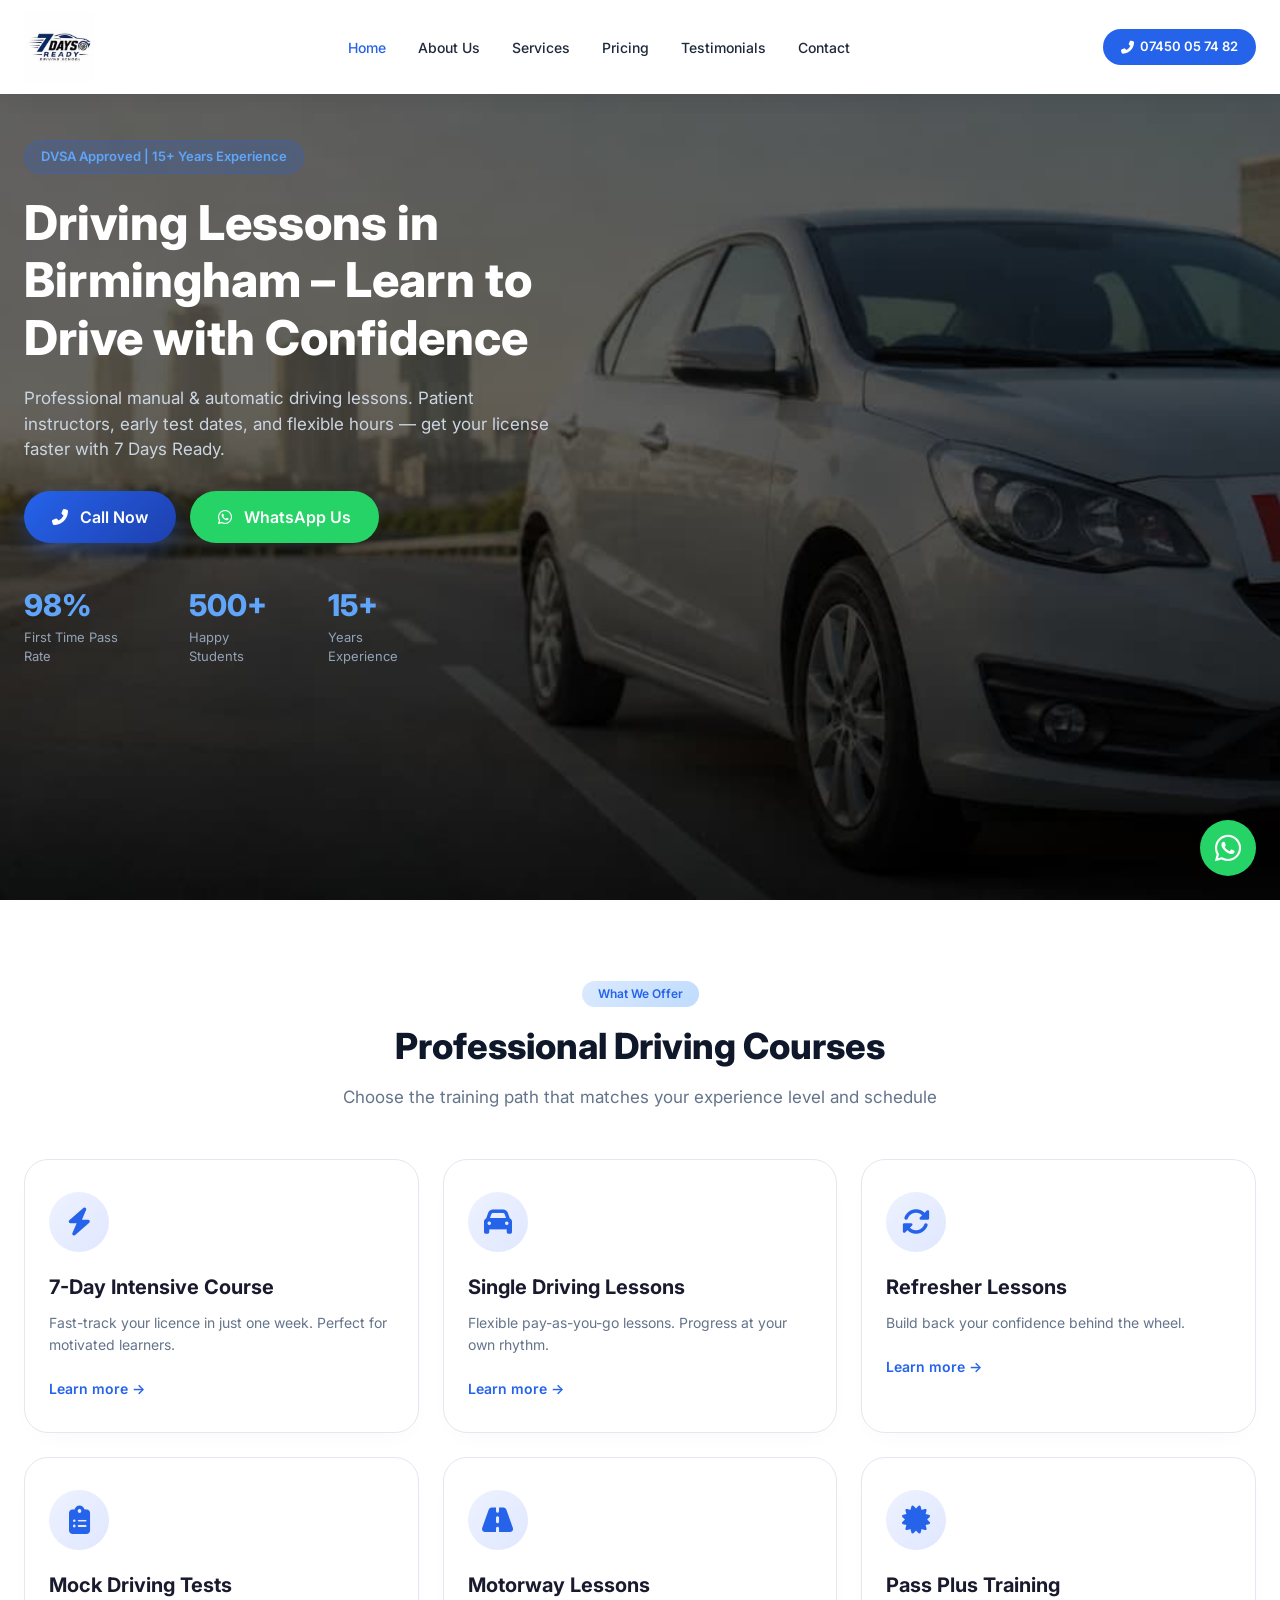
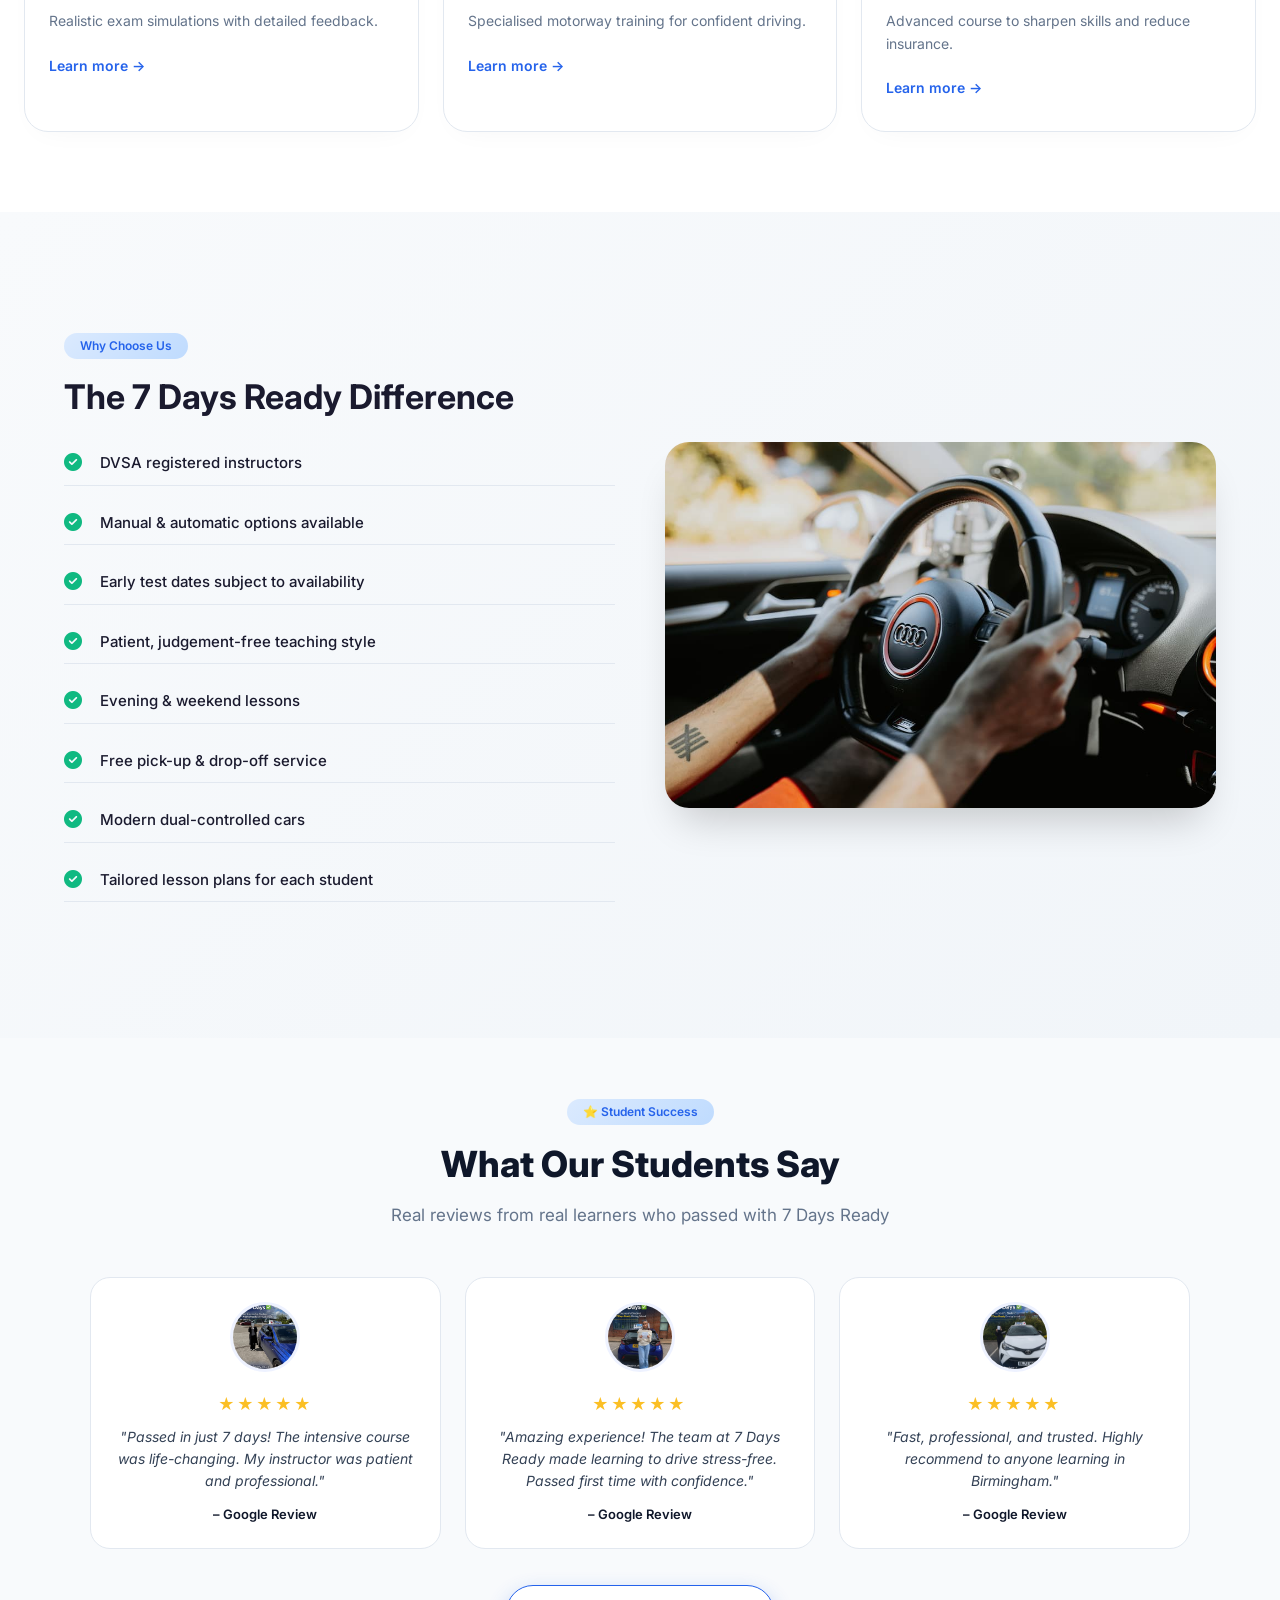
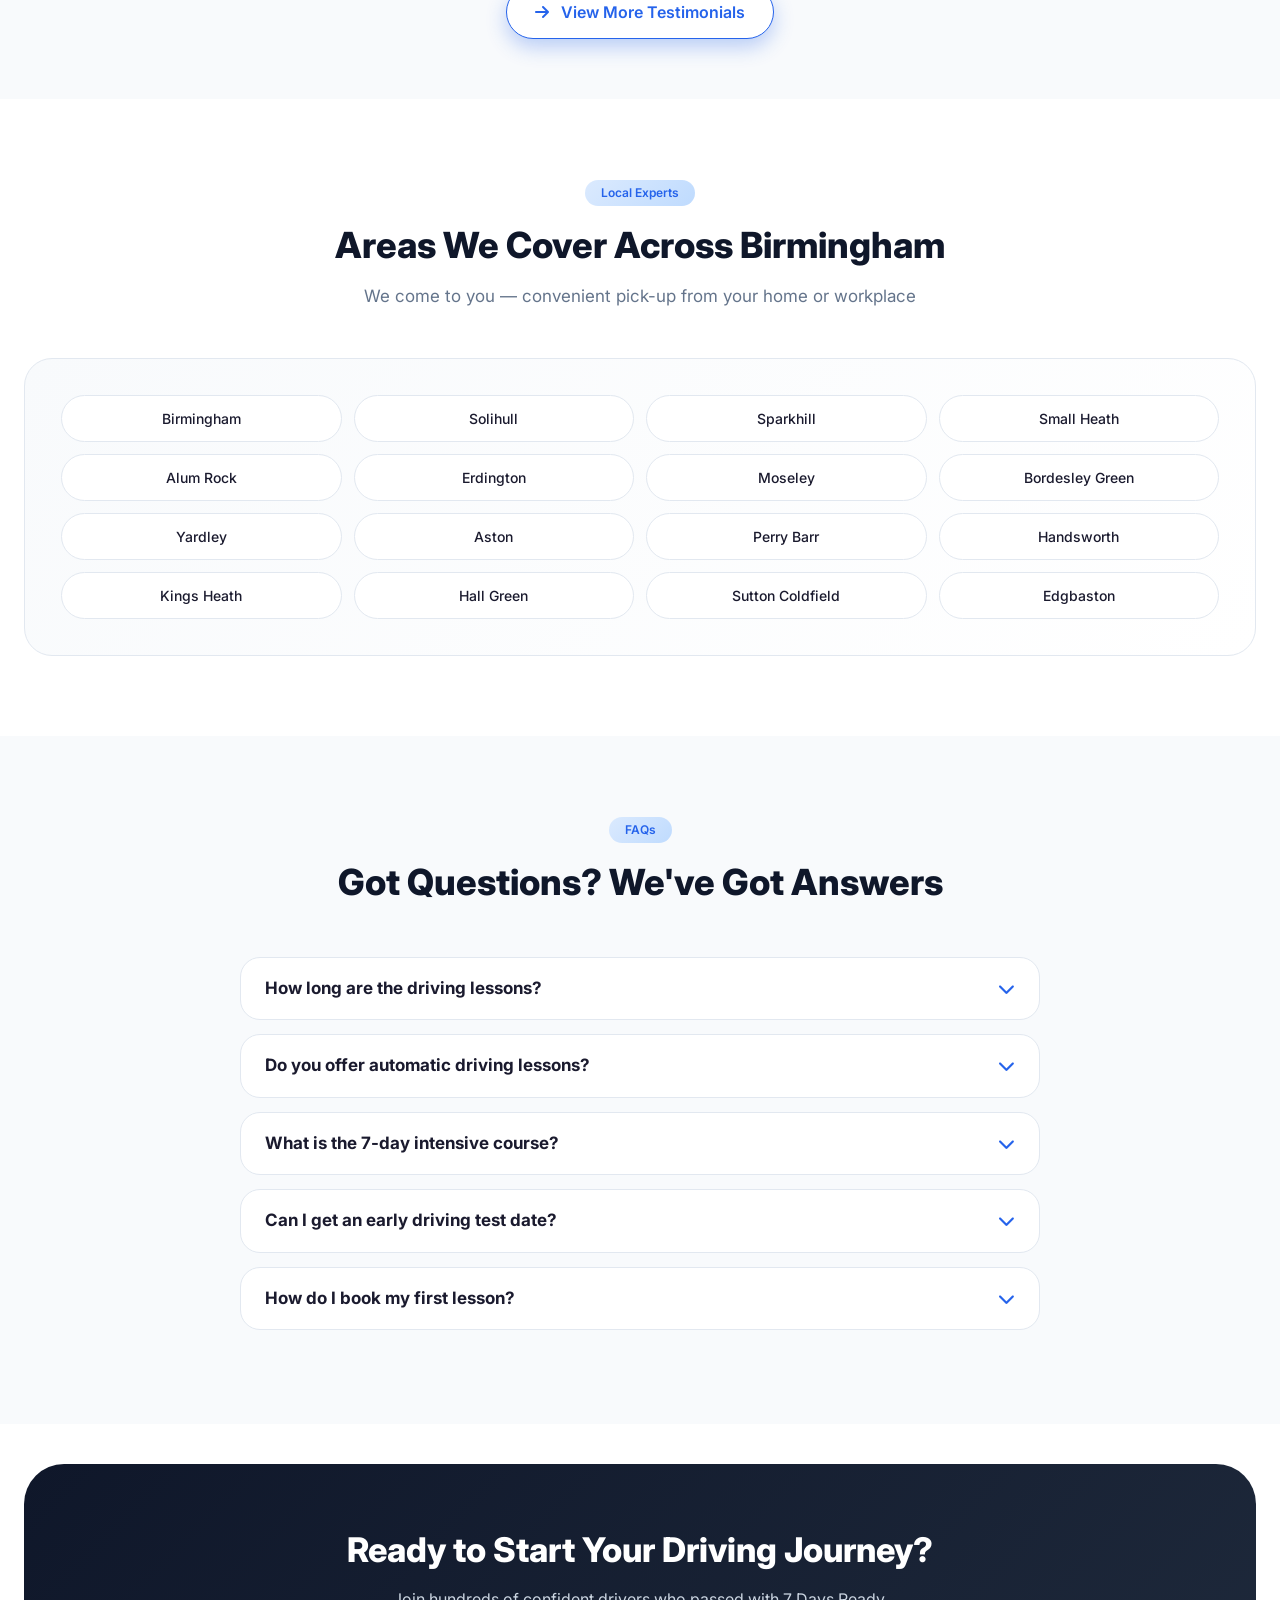
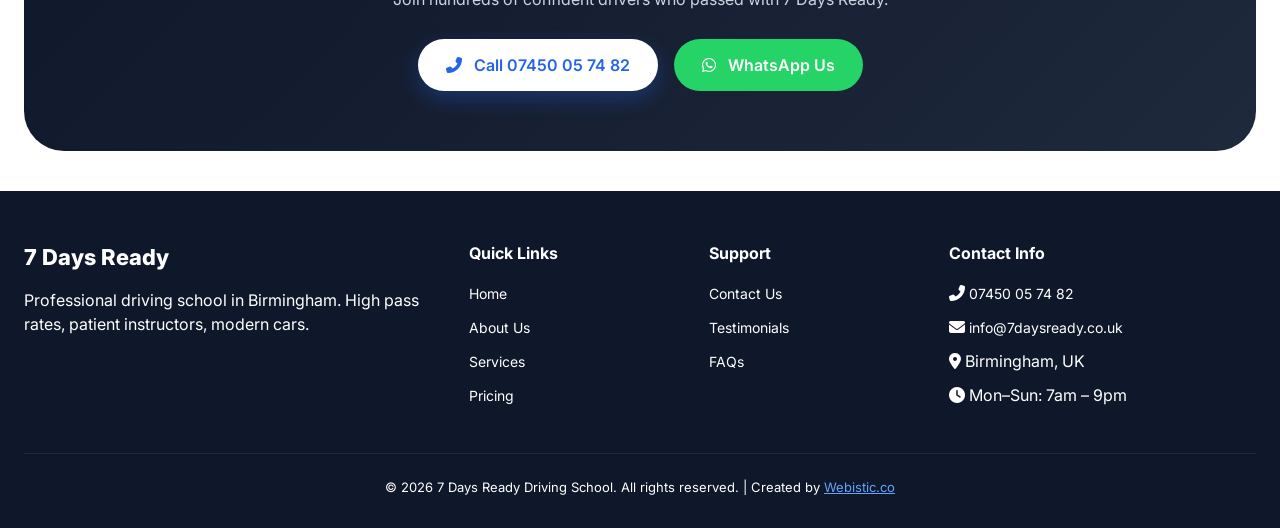
<file: public_html/index.html>
﻿<!DOCTYPE html>
<html lang="en">
<head>
<!-- Google Tag Manager -->
<script>(function(w,d,s,l,i){w[l]=w[l]||[];w[l].push({'gtm.start':
new Date().getTime(),event:'gtm.js'});var f=d.getElementsByTagName(s)[0],
j=d.createElement(s),dl=l!='dataLayer'?'&l='+l:'';j.async=true;j.src=
'https://www.googletagmanager.com/gtm.js?id='+i+dl;f.parentNode.insertBefore(j,f);
})(window,document,'script','dataLayer','GTM-WQ2STGP4');</script>
<!-- End Google Tag Manager -->

<!-- Google tag (gtag.js) -->
<script async src="https://www.googletagmanager.com/gtag/js?id=G-YCWM87ZK8N"></script>
<script>
  window.dataLayer = window.dataLayer || [];
  function gtag(){dataLayer.push(arguments);}
  gtag('js', new Date());

  gtag('config', 'G-YCWM87ZK8N');
</script>
    <meta charset="UTF-8">
    <meta name="viewport" content="width=device-width, initial-scale=1.0, maximum-scale=1.0, user-scalable=yes">
    <title>Driving School Birmingham | Manual & Automatic Lessons | 7 Days Ready</title>
    <meta name="description" content="Learn to drive in Birmingham with 7 Days Ready. Manual and automatic driving lessons, intensive courses, refresher lessons and test preparation. Book today.">
    <link href="https://fonts.googleapis.com/css2?family=Inter:wght@300;400;500;600;700;800&display=swap" rel="stylesheet">
    <link rel="stylesheet" href="https://cdnjs.cloudflare.com/ajax/libs/font-awesome/6.4.0/css/all.min.css" media="print" onload="this.media='all'">
    <noscript><link rel="stylesheet" href="https://cdnjs.cloudflare.com/ajax/libs/font-awesome/6.4.0/css/all.min.css"></noscript>
    <link rel="canonical" href="https://7daysready.co.uk/">
    <link rel="stylesheet" href="styles-non-critical.css" media="print" onload="this.media='all'">
    <noscript><link rel="stylesheet" href="styles-non-critical.css"></noscript>
    
    <style>
        /* ===== CRITICAL CSS ===== */
        * { margin: 0; padding: 0; box-sizing: border-box; }
        body { font-family: 'Inter', sans-serif; color: #1a1a2e; background: #ffffff; line-height: 1.5; overflow-x: hidden; }
        .container { max-width: 1280px; margin: 0 auto; padding: 0 24px; }
        
        /* ===== LOGO ===== */
        .logo-img { height: 70px; width: auto; display: block; transition: transform 0.3s; }
        .logo-img:hover { transform: scale(1.02); }
        
        /* ===== BUTTONS ===== */
        .btn { display: inline-flex; align-items: center; justify-content: center; gap: 12px; padding: 14px 28px; border-radius: 50px; font-weight: 600; font-size: 16px; text-decoration: none; transition: all 0.3s ease; cursor: pointer; }
        .btn-primary { background: linear-gradient(135deg, #2563eb, #1e40af); color: white; box-shadow: 0 8px 20px rgba(37,99,235,0.3); }
        .btn-primary:hover { transform: translateY(-3px); box-shadow: 0 12px 28px rgba(37,99,235,0.4); }
        .btn-whatsapp { background: #25D366; color: white; }
        .btn-whatsapp:hover { background: #128C7E; transform: translateY(-3px); }
        .btn:focus, .btn:active, .whatsapp-btn:focus, .whatsapp-btn:active { outline: none !important; box-shadow: none !important; border: none !important; }
        .whatsapp-float, .whatsapp-float *, .whatsapp-float a, .whatsapp-float a:focus, .whatsapp-float a:active { outline: none !important; box-shadow: none !important; border: none !important; text-decoration: none !important; }
        
        /* ===== NAVBAR ===== */
        .navbar { position: fixed; top: 0; left: 0; width: 100%; background: #ffffff; backdrop-filter: blur(10px); z-index: 1000; box-shadow: 0 2px 20px rgba(0,0,0,0.08); }
        .nav-container { display: flex; justify-content: space-between; align-items: center; padding: 12px 24px; max-width: 1440px; margin: 0 auto; }
        .logo { display: flex; align-items: center; text-decoration: none; }
        .nav-menu { display: flex; gap: 32px; list-style: none; align-items: center; }
        .nav-link { text-decoration: none; color: #1e293b; font-weight: 500; transition: color 0.2s; font-size: 14px; }
        .nav-link:hover, .nav-link.active { color: #2563eb; }
        .nav-phone { background: #2563eb; color: white; padding: 8px 18px; border-radius: 50px; text-decoration: none; font-weight: 600; font-size: 13px; display: flex; align-items: center; gap: 6px; transition: all 0.2s; }
        .nav-phone:hover { background: #1e40af; transform: scale(1.02); }
        .mobile-toggle { display: none; font-size: 26px; cursor: pointer; color: #1e293b; }
        
        /* ===== HERO ===== */
        .hero { position: relative; padding: 140px 0 80px; min-height: 100vh; background: linear-gradient(135deg, #0a0a2a 0%, #1a1a3e 50%, #0f172a 100%); overflow: hidden; }
        .hero::before { content: ''; position: absolute; top: 0; left: 0; right: 0; bottom: 0; background-image: url('heroBG.png'); background-size: cover; background-position: center; background-repeat: no-repeat; opacity: 1; pointer-events: none; z-index: 1; }
        .hero-grid { position: relative; z-index: 2; display: grid; grid-template-columns: 1fr 1fr; gap: 50px; align-items: center; }
        .hero-badge { display: inline-block; background: rgba(37,99,235,0.2); backdrop-filter: blur(5px); color: #60a5fa; padding: 6px 16px; border-radius: 40px; font-size: 13px; font-weight: 600; margin-bottom: 20px; border: 1px solid rgba(37,99,235,0.3); position: relative; z-index: 2; }
        .hero h1 { font-size: 48px; font-weight: 800; line-height: 1.2; margin-bottom: 20px; color: white; position: relative; z-index: 2; }
        .hero p { font-size: 17px; color: #cbd5e1; margin-bottom: 28px; max-width: 90%; position: relative; z-index: 2; }
        .hero-buttons { display: flex; gap: 14px; flex-wrap: wrap; position: relative; z-index: 2; }
        .hero-stats { display: flex; gap: 40px; margin-top: 40px; position: relative; z-index: 2; }
        .stat h3 { font-size: 30px; font-weight: 800; color: #60a5fa; }
        .stat p { font-size: 13px; color: #94a3b8; }
        
        /* ===== SECTIONS ===== */
        section { padding: 80px 0; }
        .section-header { text-align: center; margin-bottom: 48px; }
        .section-badge { display: inline-block; background: linear-gradient(135deg, #dbeafe, #bfdbfe); color: #2563eb; padding: 4px 16px; border-radius: 40px; font-size: 12px; font-weight: 600; margin-bottom: 12px; }
        .section-header h2 { font-size: 36px; font-weight: 800; margin-bottom: 12px; color: #0f172a; }
        .section-header p { font-size: 17px; color: #64748b; max-width: 700px; margin: 0 auto; }
        
        /* ===== SERVICES ===== */
        .services-grid { display: grid; grid-template-columns: repeat(3, 1fr); gap: 24px; }
        .service-card { background: white; border-radius: 24px; padding: 32px 24px; transition: all 0.3s ease; border: 1px solid #e2e8f0; box-shadow: 0 10px 30px -15px rgba(0,0,0,0.05); position: relative; overflow: hidden; }
        .service-card::before { content: ''; position: absolute; top: 0; left: 0; right: 0; height: 4px; background: linear-gradient(90deg, #2563eb, #60a5fa); transform: scaleX(0); transition: transform 0.3s; }
        .service-card:hover::before { transform: scaleX(1); }
        .service-card:hover { transform: translateY(-6px); box-shadow: 0 25px 40px -15px rgba(0,0,0,0.15); border-color: #bdd3ff; }
        .service-icon { width: 60px; height: 60px; background: linear-gradient(135deg, #eef2ff, #e0e7ff); border-radius: 50%; display: flex; align-items: center; justify-content: center; margin-bottom: 20px; }
        .service-icon i { font-size: 28px; color: #2563eb; }
        .service-card h3 { font-size: 20px; font-weight: 700; margin-bottom: 10px; }
        .service-card p { color: #64748b; margin-bottom: 20px; line-height: 1.6; font-size: 14px; }
        .service-link { color: #2563eb; font-weight: 600; text-decoration: none; display: inline-flex; align-items: center; gap: 6px; transition: gap 0.2s; font-size: 14px; }
        .service-link:hover { gap: 12px; }
        
        /* ===== WHY CHOOSE US ===== */
        .why-section { background: linear-gradient(135deg, #f8fafc, #f1f5f9); }
        .why-grid { display: grid; grid-template-columns: 1fr 1fr; gap: 50px; align-items: center; padding: 40px; }
        .why-list { list-style: none; }
        .why-list li { display: flex; align-items: center; gap: 12px; margin-bottom: 16px; font-size: 15px; font-weight: 500; padding: 10px 0; border-bottom: 1px solid #e2e8f0; }
        .why-list i { width: 24px; color: #10b981; font-size: 18px; }
        .why-image { border-radius: 24px; overflow: hidden; box-shadow: 0 25px 40px -15px rgba(0,0,0,0.2); }
        .why-image img { width: 100%; height: auto; display: block; transition: transform 0.5s; }
        .why-image:hover img { transform: scale(1.03); }
        
        /* ===== AREAS ===== */
        .areas-container { background: linear-gradient(135deg, #f8fafc, #ffffff); border-radius: 28px; padding: 36px; border: 1px solid #e2e8f0; }
        .areas-grid { display: grid; grid-template-columns: repeat(4, 1fr); gap: 12px; }
        .area-item { background: white; padding: 12px 16px; border-radius: 50px; text-align: center; font-weight: 500; transition: all 0.2s; border: 1px solid #e2e8f0; font-size: 14px; }
        .area-item:hover { background: #2563eb; color: white; border-color: #2563eb; transform: translateX(4px); }
        
        /* ===== TESTIMONIALS - FIXED FOR MOBILE ===== */
        .testimonials-grid {
            display: grid;
            grid-template-columns: repeat(3, 1fr);
            gap: 24px;
            max-width: 1100px;
            margin: 0 auto;
        }
        .testimonial-card {
            background: white;
            border-radius: 20px;
            padding: 24px 20px;
            border: 1px solid #e2e8f0;
            text-align: center;
            transition: all 0.3s;
            display: flex;
            flex-direction: column;
            align-items: center;
        }
        .testimonial-card:hover {
            transform: translateY(-4px);
            border-color: #bdd3ff;
            box-shadow: 0 10px 25px -10px rgba(0,0,0,0.1);
        }
        .testimonial-card img {
            width: 70px;
            height: 70px;
            border-radius: 50%;
            object-fit: cover;
            margin-bottom: 12px;
            border: 3px solid #eef2ff;
        }
        .testimonial-stars {
            color: #fbbf24;
            font-size: 16px;
            margin-bottom: 10px;
            letter-spacing: 2px;
        }
        .testimonial-text {
            font-size: 14px;
            line-height: 1.6;
            color: #334155;
            margin-bottom: 12px;
            font-style: italic;
            max-width: 100%;
            word-wrap: break-word;
        }
        .testimonial-author {
            font-weight: 600;
            font-size: 13px;
            color: #0f172a;
        }
        
        /* ===== FAQ ===== */
        .faq-container { max-width: 800px; margin: 0 auto; }
        .faq-item { background: white; border: 1px solid #e2e8f0; border-radius: 20px; margin-bottom: 14px; transition: all 0.2s; }
        .faq-item:hover { border-color: #bdd3ff; }
        .faq-question { padding: 18px 24px; cursor: pointer; display: flex; justify-content: space-between; align-items: center; font-weight: 700; font-size: 17px; }
        .faq-question i { transition: transform 0.25s; color: #2563eb; }
        .faq-item.active .faq-question i { transform: rotate(180deg); }
        .faq-answer { max-height: 0; overflow: hidden; transition: max-height 0.3s ease; padding: 0 24px; color: #64748b; line-height: 1.6; font-size: 14px; }
        .faq-item.active .faq-answer { max-height: 200px; padding: 0 24px 20px 24px; }
        
        /* ===== CTA ===== */
        .cta-section { position: relative; background: linear-gradient(135deg, #0f172a, #1e293b); border-radius: 40px; margin: 40px 0; overflow: hidden; }
        .cta-section::before { content: ''; position: absolute; top: 0; left: 0; right: 0; bottom: 0; background: url('https://images.unsplash.com/photo-1487754180451-4566f5a1a019?w=1200') center/cover no-repeat; opacity: 0.08; pointer-events: none; }
        .cta-content { position: relative; z-index: 2; text-align: center; padding: 60px 40px; }
        .cta-section h2 { font-size: 34px; font-weight: 800; margin-bottom: 12px; color: white; }
        .cta-section p { color: #cbd5e1; margin-bottom: 28px; font-size: 16px; }
        .cta-buttons { display: flex; justify-content: center; gap: 16px; flex-wrap: wrap; }
        
        /* ===== FOOTER ===== */
        .footer { background: #0f172a; color: #ffffff; padding: 50px 0 30px; }
        .footer-grid { display: grid; grid-template-columns: 2fr 1fr 1fr 1.5fr; gap: 36px; margin-bottom: 36px; }
        .footer-logo { font-size: 22px; font-weight: 800; color: white; text-decoration: none; display: inline-block; margin-bottom: 14px; }
        .footer h4 { color: white; margin-bottom: 16px; font-size: 16px; }
        .footer-links { list-style: none; }
        .footer-links li { margin-bottom: 10px; }
        .footer-links a { color: #ffffff; text-decoration: none; transition: color 0.2s; font-size: 14px; }
        .footer-links a:hover { color: #60a5fa; }
        .footer-bottom { text-align: center; padding-top: 24px; border-top: 1px solid #1e293b; font-size: 13px; }
        .footer-bottom a { color: #60a5fa; text-decoration: none; }
        .footer-bottom a:hover { color: #ffffff; }
        
        /* ===== WHATSAPP FLOATING ===== */
        .whatsapp-float { position: fixed; bottom: 24px; right: 24px; z-index: 999; }
        .whatsapp-btn { background: #25D366; width: 56px; height: 56px; border-radius: 50%; display: flex; align-items: center; justify-content: center; transition: all 0.3s; animation: pulse 2s infinite; cursor: pointer; box-shadow: 0 8px 25px rgba(0,0,0,0.2); }
        .whatsapp-btn:hover { transform: scale(1.1); background: #128C7E; }
        .whatsapp-btn i { font-size: 30px; color: white; }
        @keyframes pulse { 0% { box-shadow: 0 0 0 0 rgba(37,211,102,0.5); } 70% { box-shadow: 0 0 0 15px rgba(37,211,102,0); } 100% { box-shadow: 0 0 0 0 rgba(37,211,102,0); } }

/* ===== MOBILE RESPONSIVE ===== */
@media (max-width: 992px) {
    .hero-grid { grid-template-columns: 1fr; text-align: center; gap: 30px; }
    .hero h1 { font-size: 36px; }
    .hero p { max-width: 100%; }
    .hero-stats { justify-content: center; }
    .hero-buttons { justify-content: center; }
    .services-grid { grid-template-columns: repeat(2, 1fr); }
    .areas-grid { grid-template-columns: repeat(2, 1fr); }
    .why-grid { grid-template-columns: 1fr; text-align: center; padding: 28px; }
    .why-list { text-align: left; }
    .testimonials-grid { grid-template-columns: repeat(2, 1fr); }
    .footer-grid { grid-template-columns: repeat(2, 1fr); gap: 30px; }
    .nav-menu { gap: 20px; }
}

@media (max-width: 768px) {
    .mobile-toggle { display: block; }
    .nav-menu {
        position: fixed; top: 64px; left: -100%; width: 100%; height: calc(100vh - 64px);
        background: white; flex-direction: column; align-items: center; padding: 30px 20px;
        transition: left 0.3s; gap: 20px; box-shadow: 0 10px 30px rgba(0,0,0,0.1);
        overflow-y: auto;
    }
    .nav-menu.active { left: 0; }
    .nav-link { font-size: 16px; }
    .nav-phone { display: none; }
    .logo-img { height: 44px; }
    .hero { padding: 100px 0 50px; }
    .hero h1 { font-size: 28px; }
    .hero p { font-size: 15px; }
    .hero-stats { flex-direction: column; gap: 12px; align-items: center; }
    .stat h3 { font-size: 24px; }
    .hero-buttons { flex-direction: column; align-items: center; }
    .hero-buttons .btn { width: 100%; max-width: 280px; justify-content: center; }
    .section-header h2 { font-size: 26px; }
    .section-header p { font-size: 15px; padding: 0 10px; }
    section { padding: 50px 0; }
    .services-grid { grid-template-columns: 1fr; gap: 16px; }
    .service-card { padding: 20px 16px; }
    .service-card h3 { font-size: 18px; }
    .service-icon { width: 50px; height: 50px; }
    .service-icon i { font-size: 22px; }
    .why-grid { padding: 20px 16px; gap: 24px; }
    .why-list li { font-size: 14px; padding: 8px 0; margin-bottom: 10px; }
    .why-image img { width: 100%; height: auto; }
    .areas-grid { grid-template-columns: repeat(2, 1fr); gap: 8px; }
    .area-item { font-size: 12px; padding: 8px 10px; }
    .testimonials-grid { grid-template-columns: 1fr; gap: 16px; max-width: 100%; }
    .testimonial-card { padding: 20px 16px; }
    .testimonial-card img { width: 60px; height: 60px; }
    .testimonial-text { font-size: 13px; }
    .cta-content { padding: 32px 20px; }
    .cta-section h2 { font-size: 24px; }
    .cta-buttons { flex-direction: column; align-items: center; }
    .cta-buttons .btn { width: 100%; max-width: 280px; justify-content: center; }
    .footer-grid { grid-template-columns: 1fr; gap: 24px; text-align: center; }
    .footer-bottom { font-size: 12px; padding: 16px; }
    .faq-question { font-size: 15px; padding: 14px 18px; }
    .faq-answer { font-size: 13px; padding: 0 18px 16px; }
    .container { padding: 0 16px; }
    .whatsapp-btn { width: 50px; height: 50px; }
    .whatsapp-btn i { font-size: 26px; }
}

@media (max-width: 480px) {
    .hero h1 { font-size: 24px; }
    .hero p { font-size: 14px; }
    .hero-badge { font-size: 11px; padding: 4px 12px; }
    .section-header h2 { font-size: 22px; }
    .areas-grid { grid-template-columns: repeat(2, 1fr); gap: 6px; }
    .area-item { font-size: 11px; padding: 6px 8px; }
    .testimonial-text { font-size: 12px; }
    .cta-section h2 { font-size: 20px; }
}
</style>

    <script>
        (function(w,d,s,l,i){w[l]=w[l]||[];w[l].push({"gtm.start":new Date().getTime(),event:"gtm.js"});var f=d.getElementsByTagName(s)[0],j=d.createElement(s),dl=l!="dataLayer"?"&l="+l:"";j.async=true;j.src="https://www.googletagmanager.com/gtm.js?id="+i+dl;f.parentNode.insertBefore(j,f);})(window,document,"script","dataLayer","GTM-P2JXBZBM");
    </script>
    <!-- Favicon -->
    <link rel="apple-touch-icon" sizes="180x180" href="/apple-touch-icon.png">
    <link rel="icon" type="image/png" sizes="32x32" href="/favicon-32x32.png">
    <link rel="icon" type="image/png" sizes="16x16" href="/favicon-16x16.png">
    <link rel="manifest" href="/site.webmanifest">
    <link rel="shortcut icon" href="/favicon.ico">
    <meta name="msapplication-TileColor" content="#2563eb">
    <meta name="theme-color" content="#2563eb">
    <!-- Google Fonts Preload + Non-Blocking -->
    <link rel="preconnect" href="https://fonts.googleapis.com">
    <link rel="preconnect" href="https://fonts.gstatic.com" crossorigin>
    <link rel="preload" as="style" href="https://fonts.googleapis.com/css2?family=Inter:wght@300;400;500;600;700;800&display=swap">
    <link rel="stylesheet" href="https://fonts.googleapis.com/css2?family=Inter:wght@300;400;500;600;700;800&display=swap" media="print" onload="this.media='all'">
    <noscript>
        <link href="https://fonts.googleapis.com/css2?family=Inter:wght@300;400;500;600;700;800&display=swap" rel="stylesheet">
    </noscript>
    <!-- Google tag (gtag.js) -->
    <script async src="https://www.googletagmanager.com/gtag/js?id=G-YCWM87ZK8N"></script>
    <script>
        window.dataLayer = window.dataLayer || [];
        function gtag(){dataLayer.push(arguments);}
        gtag('js', new Date());
        gtag('config', 'G-YCWM87ZK8N');
    </script>
    <!-- Schema Markup -->
    <script type="application/ld+json">
    {
      "@context": "https://schema.org",
      "@type": "LocalBusiness",
      "name": "7 Days Ready",
      "description": "DVSA registered driving school in Birmingham offering manual and automatic driving lessons. Patient instructors, early test dates, and intensive courses.",
      "url": "https://7daysready.co.uk",
      "telephone": "+447450057482",
      "priceRange": "£35 - £1450",
      "address": {
        "@type": "PostalAddress",
        "addressLocality": "Birmingham",
        "addressRegion": "West Midlands",
        "addressCountry": "UK"
      },
      "geo": {
        "@type": "GeoCoordinates",
        "latitude": 52.4862,
        "longitude": -1.8904
      },
      "aggregateRating": {
        "@type": "AggregateRating",
        "ratingValue": "4.9",
        "reviewCount": "500",
        "bestRating": "5"
      },
      "areaServed": {
        "@type": "City",
        "name": "Birmingham"
      }
    }
    </script>
</head>
<body>
<!-- Google Tag Manager (noscript) -->
<noscript><iframe src="https://www.googletagmanager.com/ns.html?id=GTM-WQ2STGP4"
height="0" width="0" style="display:none;visibility:hidden"></iframe></noscript>
<!-- End Google Tag Manager (noscript) -->

    <noscript><iframe src="https://www.googletagmanager.com/ns.html?id=GTM-P2JXBZBM" height="0" width="0" style="display:none;visibility:hidden"></iframe></noscript>

    <nav class="navbar">
        <div class="nav-container">
            <a href="index.html" class="logo"><img src="logo.jpeg" alt="7 Days Ready" class="logo-img" width="280" height="70"></a>
            <ul class="nav-menu" id="navMenu">
                <li><a href="index.html" class="nav-link active">Home</a></li>
                <li><a href="about.html" class="nav-link">About Us</a></li>
                <li><a href="services.html" class="nav-link">Services</a></li>
                <li><a href="pricing.html" class="nav-link">Pricing</a></li>
                <li><a href="testimonials.html" class="nav-link">Testimonials</a></li>
                <li><a href="contact.html" class="nav-link">Contact</a></li>
            </ul>
            <a href="tel:07450057482" class="nav-phone"><i class="fas fa-phone-alt"></i> 07450 05 74 82</a>
            <div class="mobile-toggle" id="mobileToggle"><i class="fas fa-bars"></i></div>
        </div>
    </nav>

    <main>
        <!-- Hero Section -->
        <section class="hero">
            <div class="container">
                <div class="hero-grid">
                    <div>
                        <div class="hero-badge">DVSA Approved | 15+ Years Experience</div>
                        <h1>Driving Lessons in Birmingham – Learn to Drive with Confidence</h1>
                        <p>Professional manual & automatic driving lessons. Patient instructors, early test dates, and flexible hours — get your license faster with 7 Days Ready.</p>
                        <div class="hero-buttons">
                            <a href="tel:07450057482" class="btn btn-primary"><i class="fas fa-phone-alt"></i> Call Now</a>
                            <a href="https://wa.me/447450057482?text=Hello%20I%27m%20interested%20in%20driving%20lessons" class="btn btn-whatsapp" target="_blank"><i class="fab fa-whatsapp"></i> WhatsApp Us</a>
                        </div>
                        <div class="hero-stats">
                            <div class="stat"><h3>98%</h3><p>First Time Pass Rate</p></div>
                            <div class="stat"><h3>500+</h3><p>Happy Students</p></div>
                            <div class="stat"><h3>15+</h3><p>Years Experience</p></div>
                        </div>
                    </div>
                    <div class="hero-image"></div>
                </div>
            </div>
        </section>

        <!-- Services Section -->
        <section>
            <div class="container">
                <div class="section-header">
                    <div class="section-badge">What We Offer</div>
                    <h2>Professional Driving Courses</h2>
                    <p>Choose the training path that matches your experience level and schedule</p>
                </div>
                <div class="services-grid">
                    <div class="service-card"><div class="service-icon"><i class="fas fa-bolt"></i></div><h3>7-Day Intensive Course</h3><p>Fast-track your licence in just one week. Perfect for motivated learners.</p><a href="services.html" class="service-link">Learn more →</a></div>
                    <div class="service-card"><div class="service-icon"><i class="fas fa-car"></i></div><h3>Single Driving Lessons</h3><p>Flexible pay-as-you-go lessons. Progress at your own rhythm.</p><a href="services.html" class="service-link">Learn more →</a></div>
                    <div class="service-card"><div class="service-icon"><i class="fas fa-sync-alt"></i></div><h3>Refresher Lessons</h3><p>Build back your confidence behind the wheel.</p><a href="services.html" class="service-link">Learn more →</a></div>
                    <div class="service-card"><div class="service-icon"><i class="fas fa-clipboard-list"></i></div><h3>Mock Driving Tests</h3><p>Realistic exam simulations with detailed feedback.</p><a href="services.html" class="service-link">Learn more →</a></div>
                    <div class="service-card"><div class="service-icon"><i class="fas fa-road"></i></div><h3>Motorway Lessons</h3><p>Specialised motorway training for confident driving.</p><a href="services.html" class="service-link">Learn more →</a></div>
                    <div class="service-card"><div class="service-icon"><i class="fas fa-certificate"></i></div><h3>Pass Plus Training</h3><p>Advanced course to sharpen skills and reduce insurance.</p><a href="services.html" class="service-link">Learn more →</a></div>
                </div>
            </div>
        </section>

        <!-- Why Choose Us Section -->
        <section class="why-section">
            <div class="container">
                <div class="why-grid">
                    <div>
                        <div class="section-badge">Why Choose Us</div>
                        <h2 style="font-size: 34px; margin-bottom: 20px;">The 7 Days Ready Difference</h2>
                        <ul class="why-list">
                            <li><i class="fas fa-check-circle"></i> DVSA registered instructors</li>
                            <li><i class="fas fa-check-circle"></i> Manual & automatic options available</li>
                            <li><i class="fas fa-check-circle"></i> Early test dates subject to availability</li>
                            <li><i class="fas fa-check-circle"></i> Patient, judgement-free teaching style</li>
                            <li><i class="fas fa-check-circle"></i> Evening & weekend lessons</li>
                            <li><i class="fas fa-check-circle"></i> Free pick-up & drop-off service</li>
                            <li><i class="fas fa-check-circle"></i> Modern dual-controlled cars</li>
                            <li><i class="fas fa-check-circle"></i> Tailored lesson plans for each student</li>
                        </ul>
                    </div>
                    <div class="why-image">
                        <img loading="lazy" src="2nd.png" alt="Driving instructor with student" width="600" height="400">
                    </div>
                </div>
            </div>
        </section>

        <!-- Testimonials Section - FIXED FOR MOBILE -->
        <section style="background: #f8fafc; padding: 60px 0;">
            <div class="container">
                <div class="section-header">
                    <div class="section-badge">⭐ Student Success</div>
                    <h2>What Our Students Say</h2>
                    <p>Real reviews from real learners who passed with 7 Days Ready</p>
                </div>
                <div class="testimonials-grid">
                    <div class="testimonial-card">
                        <img src="pic (1).jpeg" alt="Student">
                        <div class="testimonial-stars">★★★★★</div>
                        <p class="testimonial-text">"Passed in just 7 days! The intensive course was life-changing. My instructor was patient and professional."</p>
                        <div class="testimonial-author">– Google Review</div>
                    </div>
                    <div class="testimonial-card">
                        <img src="pic (2).jpeg" alt="Student">
                        <div class="testimonial-stars">★★★★★</div>
                        <p class="testimonial-text">"Amazing experience! The team at 7 Days Ready made learning to drive stress-free. Passed first time with confidence."</p>
                        <div class="testimonial-author">– Google Review</div>
                    </div>
                    <div class="testimonial-card">
                        <img src="pic (3).jpeg" alt="Student">
                        <div class="testimonial-stars">★★★★★</div>
                        <p class="testimonial-text">"Fast, professional, and trusted. Highly recommend to anyone learning in Birmingham."</p>
                        <div class="testimonial-author">– Google Review</div>
                    </div>
                </div>
                <div style="text-align: center; margin-top: 36px;">
                    <a href="testimonials.html" class="btn btn-primary" style="background: white; color: #2563eb; border: 1px solid #2563eb;">
                        <i class="fas fa-arrow-right"></i> View More Testimonials
                    </a>
                </div>
            </div>
        </section>

        <!-- Areas Covered Section -->
        <section>
            <div class="container">
                <div class="section-header">
                    <div class="section-badge">Local Experts</div>
                    <h2>Areas We Cover Across Birmingham</h2>
                    <p>We come to you — convenient pick-up from your home or workplace</p>
                </div>
                <div class="areas-container">
                    <div class="areas-grid">
                        <div class="area-item">Birmingham</div><div class="area-item">Solihull</div><div class="area-item">Sparkhill</div><div class="area-item">Small Heath</div>
                        <div class="area-item">Alum Rock</div><div class="area-item">Erdington</div><div class="area-item">Moseley</div><div class="area-item">Bordesley Green</div>
                        <div class="area-item">Yardley</div><div class="area-item">Aston</div><div class="area-item">Perry Barr</div><div class="area-item">Handsworth</div>
                        <div class="area-item">Kings Heath</div><div class="area-item">Hall Green</div><div class="area-item">Sutton Coldfield</div><div class="area-item">Edgbaston</div>
                    </div>
                </div>
            </div>
        </section>

        <!-- FAQ Section -->
        <section style="background: #f8fafc;">
            <div class="container">
                <div class="section-header">
                    <div class="section-badge">FAQs</div>
                    <h2>Got Questions? We've Got Answers</h2>
                </div>
                <div class="faq-container">
                    <div class="faq-item"><div class="faq-question">How long are the driving lessons? <i class="fas fa-chevron-down"></i></div><div class="faq-answer">Our lessons typically last 1 to 2 hours, but we offer flexible timing to suit your schedule.</div></div>
                    <div class="faq-item"><div class="faq-question">Do you offer automatic driving lessons? <i class="fas fa-chevron-down"></i></div><div class="faq-answer">Yes! We provide both manual and automatic driving lessons across Birmingham.</div></div>
                    <div class="faq-item"><div class="faq-question">What is the 7-day intensive course? <i class="fas fa-chevron-down"></i></div><div class="faq-answer">It's a fast‑track course designed to help you pass your practical test within one week.</div></div>
                    <div class="faq-item"><div class="faq-question">Can I get an early driving test date? <i class="fas fa-chevron-down"></i></div><div class="faq-answer">Absolutely. We help students secure early test dates subject to DVSA availability.</div></div>
                    <div class="faq-item"><div class="faq-question">How do I book my first lesson? <i class="fas fa-chevron-down"></i></div><div class="faq-answer">Call us at 07450 05 74 82 or send a WhatsApp message. We'll arrange a free consultation.</div></div>
                </div>
            </div>
        </section>

        <!-- CTA Section -->
        <div class="container">
            <div class="cta-section">
                <div class="cta-content">
                    <h2>Ready to Start Your Driving Journey?</h2>
                    <p>Join hundreds of confident drivers who passed with 7 Days Ready.</p>
                    <div class="cta-buttons">
                        <a href="tel:07450057482" class="btn btn-primary" style="background: white; color: #2563eb;"><i class="fas fa-phone-alt"></i> Call 07450 05 74 82</a>
                        <a href="https://wa.me/447450057482?text=I%27d%20like%20to%20book%20a%20lesson" class="btn btn-whatsapp" target="_blank"><i class="fab fa-whatsapp"></i> WhatsApp Us</a>
                    </div>
                </div>
            </div>
        </div>
    </main>

    <!-- Footer -->
    <footer class="footer">
        <div class="container">
            <div class="footer-grid">
                <div>
                    <a href="index.html" class="footer-logo">7 Days Ready</a>
                    <p>Professional driving school in Birmingham. High pass rates, patient instructors, modern cars.</p>
                </div>
                <div><h4>Quick Links</h4><ul class="footer-links"><li><a href="index.html">Home</a></li><li><a href="about.html">About Us</a></li><li><a href="services.html">Services</a></li><li><a href="pricing.html">Pricing</a></li></ul></div>
                <div><h4>Support</h4><ul class="footer-links"><li><a href="contact.html">Contact Us</a></li><li><a href="testimonials.html">Testimonials</a></li><li><a href="contact.html">FAQs</a></li></ul></div>
                <div><h4>Contact Info</h4><ul class="footer-links"><li><i class="fas fa-phone-alt"></i> <a href="tel:07450057482">07450 05 74 82</a></li><li><i class="fas fa-envelope"></i> <a href="mailto:info@7daysready.co.uk">info@7daysready.co.uk</a></li><li><i class="fas fa-map-marker-alt"></i> Birmingham, UK</li><li><i class="fas fa-clock"></i> Mon–Sun: 7am – 9pm</li></ul></div>
            </div>
            <div class="footer-bottom">
                <p>© 2026 7 Days Ready Driving School. All rights reserved. | Created by <a href="https://webistic.co" target="_blank" style="color: #60a5fa; text-decoration: underline;">Webistic.co</a></p>
            </div>
        </div>
    </footer>

    <!-- Floating WhatsApp -->
    <div class="whatsapp-float">
        <a href="https://wa.me/447450057482?text=Hello%20I'm%20interested%20in%20driving%20lessons" target="_blank" class="whatsapp-btn" aria-label="Chat with us on WhatsApp"><i class="fab fa-whatsapp"></i></a>
    </div>

    <script>
        const toggleBtn = document.getElementById('mobileToggle');
        const navMenu = document.getElementById('navMenu');
        if (toggleBtn) {
            toggleBtn.addEventListener('click', () => navMenu.classList.toggle('active'));
        }
        document.querySelectorAll('.faq-question').forEach(q => {
            q.addEventListener('click', () => {
                q.closest('.faq-item').classList.toggle('active');
            });
        });
    </script>
</body>
</html>
</file>
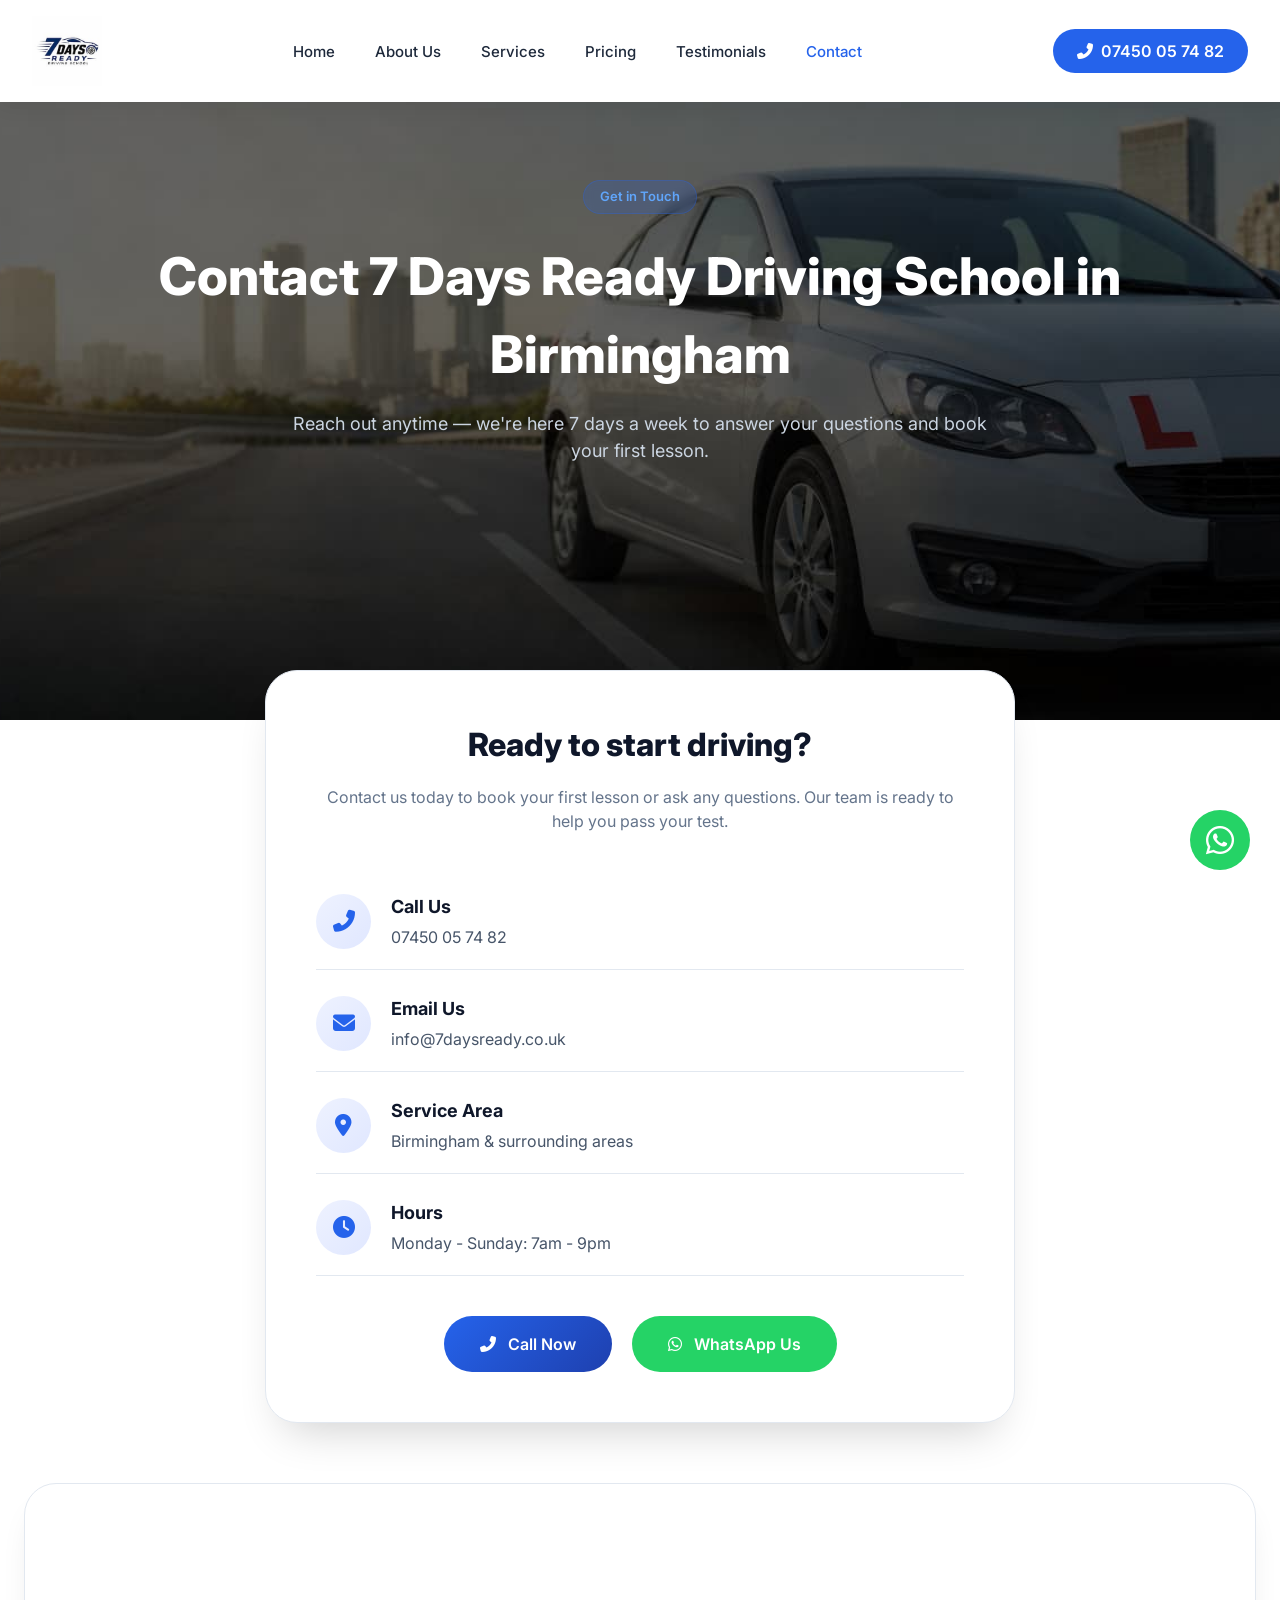
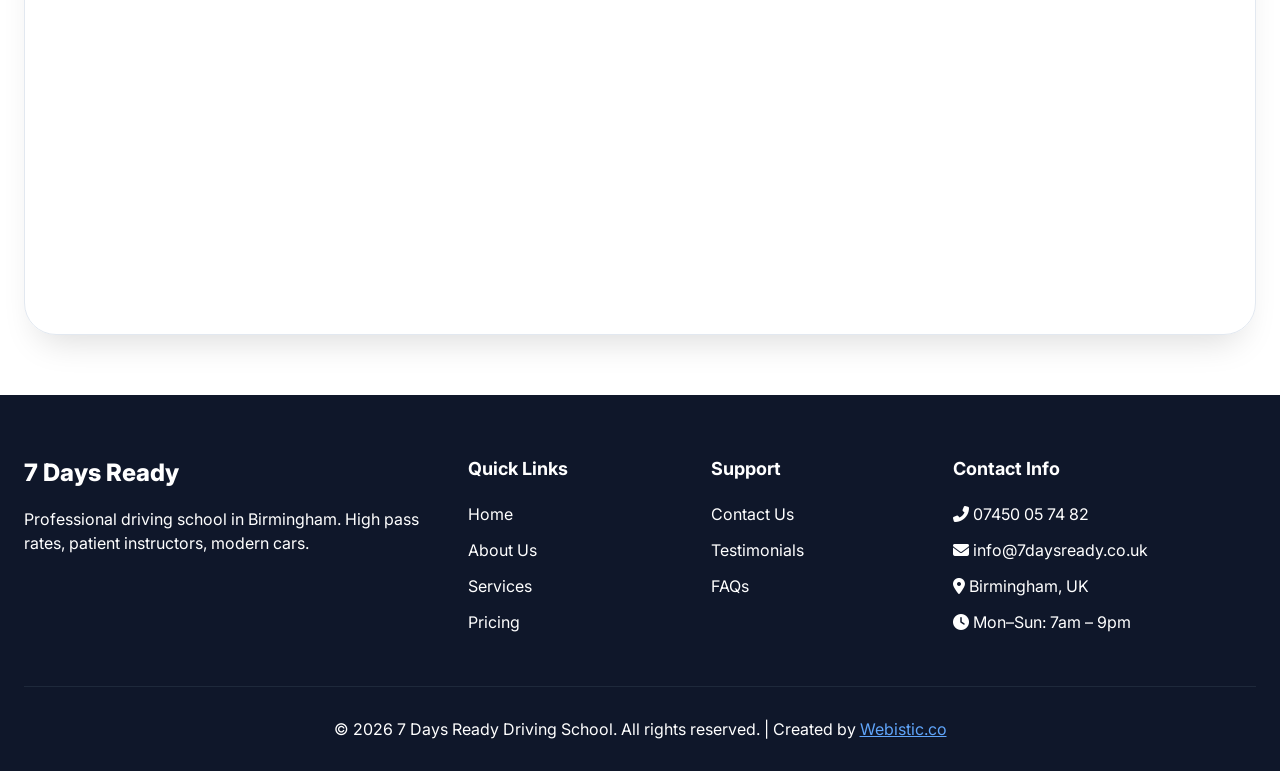
<file: public_html/contact.html>
﻿<!DOCTYPE html>
<html lang="en">
<head>
<!-- Google Tag Manager -->
<script>(function(w,d,s,l,i){w[l]=w[l]||[];w[l].push({'gtm.start':
new Date().getTime(),event:'gtm.js'});var f=d.getElementsByTagName(s)[0],
j=d.createElement(s),dl=l!='dataLayer'?'&l='+l:'';j.async=true;j.src=
'https://www.googletagmanager.com/gtm.js?id='+i+dl;f.parentNode.insertBefore(j,f);
})(window,document,'script','dataLayer','GTM-WQ2STGP4');</script>
<!-- End Google Tag Manager -->

<!-- Google tag (gtag.js) -->
<script async src="https://www.googletagmanager.com/gtag/js?id=G-YCWM87ZK8N"></script>
<script>
  window.dataLayer = window.dataLayer || [];
  function gtag(){dataLayer.push(arguments);}
  gtag('js', new Date());

  gtag('config', 'G-YCWM87ZK8N');
</script>
    <meta charset="UTF-8">
    <meta name="viewport" content="width=device-width, initial-scale=1.0">
    <title>Contact 7 Days Ready Driving School Birmingham | Book Driving Lessons</title>
    <meta name="description" content="Contact 7 Days Ready Driving School in Birmingham to book driving lessons, ask questions or arrange a consultation. Call or WhatsApp our team today.">
    <link href="https://fonts.googleapis.com/css2?family=Inter:wght@300;400;500;600;700;800&display=swap" rel="stylesheet">
    <link rel="stylesheet" href="https://cdnjs.cloudflare.com/ajax/libs/font-awesome/6.4.0/css/all.min.css" media="print" onload="this.media='all'">
    <noscript><link rel="stylesheet" href="https://cdnjs.cloudflare.com/ajax/libs/font-awesome/6.4.0/css/all.min.css"></noscript>
    <link rel="canonical" href="https://7daysready.co.uk/contact.html">
    <link rel="stylesheet" href="styles-non-critical.css" media="print" onload="this.media='all'">
    <noscript><link rel="stylesheet" href="styles-non-critical.css"></noscript>
    <style>
        * { margin: 0; padding: 0; box-sizing: border-box; }
        body { font-family: 'Inter', sans-serif; color: #1a1a2e; background: #ffffff; line-height: 1.5; overflow-x: hidden; }
        .container { max-width: 1280px; margin: 0 auto; padding: 0 24px; }
        .btn, .btn-whatsapp, .btn-call, a, button, 
        .btn:focus, .btn:active, .btn-whatsapp:focus, .btn-whatsapp:active,
        .btn-call:focus, .btn-call:active, a:focus, a:active, button:focus, button:active {
            outline: none !important;
            box-shadow: none !important;
            border: none !important;
            -webkit-tap-highlight-color: transparent !important;
        }
        .whatsapp-float, .whatsapp-float *, .whatsapp-float a, .whatsapp-float a:focus, .whatsapp-float a:active,
        .whatsapp-btn, .whatsapp-btn:focus, .whatsapp-btn:active {
            outline: none !important; box-shadow: none !important; border: none !important;
            text-decoration: none !important; -webkit-tap-highlight-color: transparent !important;
        }
        .logo-img { height: 70px; width: auto; display: block; transition: transform 0.3s; }
        .logo-img:hover { transform: scale(1.02); }
        .btn { display: inline-flex; align-items: center; justify-content: center; gap: 12px; padding: 16px 36px; border-radius: 50px; font-weight: 600; font-size: 16px; text-decoration: none; transition: all 0.3s ease; cursor: pointer; }
        .btn-primary { background: linear-gradient(135deg, #2563eb, #1e40af); color: white; box-shadow: 0 8px 20px rgba(37,99,235,0.3); }
        .btn-primary:hover { transform: translateY(-3px); box-shadow: 0 12px 28px rgba(37,99,235,0.4); }
        .btn-whatsapp { background: #25D366; color: white; }
        .btn-whatsapp:hover { background: #128C7E; transform: translateY(-3px); }
        .navbar { position: fixed; top: 0; left: 0; width: 100%; background: #ffffff; backdrop-filter: blur(10px); z-index: 1000; box-shadow: 0 2px 20px rgba(0,0,0,0.08); }
        .nav-container { display: flex; justify-content: space-between; align-items: center; padding: 16px 32px; max-width: 1440px; margin: 0 auto; }
        .logo { display: flex; align-items: center; text-decoration: none; }
        .nav-menu { display: flex; gap: 40px; list-style: none; }
        .nav-link { text-decoration: none; color: #1e293b; font-weight: 500; transition: color 0.2s; font-size: 15px; }
        .nav-link:hover, .nav-link.active { color: #2563eb; }
        .nav-phone { background: #2563eb; color: white; padding: 10px 24px; border-radius: 50px; text-decoration: none; font-weight: 600; display: flex; align-items: center; gap: 8px; transition: all 0.2s; }
        .nav-phone:hover { background: #1e40af; transform: scale(1.02); }
        .mobile-toggle { display: none; font-size: 28px; cursor: pointer; color: #1e293b; }
        .page-hero { position: relative; padding: 180px 0 100px; min-height: 80vh; background: linear-gradient(135deg, #0a0a2a 0%, #1a1a3e 50%, #0f172a 100%); text-align: center; overflow: hidden; }
        .page-hero::before { content: ''; position: absolute; top: 0; left: 0; right: 0; bottom: 0; background-image: url('heroBG.png'); background-size: cover; background-position: center; background-repeat: no-repeat; opacity: 1; pointer-events: none; z-index: 1; }
        .hero-badge { display: inline-block; background: rgba(37,99,235,0.2); backdrop-filter: blur(5px); color: #60a5fa; padding: 6px 16px; border-radius: 40px; font-size: 13px; font-weight: 600; margin-bottom: 24px; border: 1px solid rgba(37,99,235,0.3); position: relative; z-index: 2; }
        .page-hero h1 { font-size: 52px; font-weight: 800; margin-bottom: 16px; color: white; position: relative; z-index: 2; }
        .page-hero p { font-size: 18px; color: #cbd5e1; max-width: 700px; margin: 0 auto; position: relative; z-index: 2; }
        section { padding: 100px 0; }
        .section-header { text-align: center; margin-bottom: 64px; }
        .section-badge { display: inline-block; background: linear-gradient(135deg, #dbeafe, #bfdbfe); color: #2563eb; padding: 6px 18px; border-radius: 40px; font-size: 13px; font-weight: 600; margin-bottom: 16px; }
        .section-header h2 { font-size: 42px; font-weight: 800; margin-bottom: 16px; color: #0f172a; }
        .section-header p { font-size: 18px; color: #64748b; max-width: 700px; margin: 0 auto; }
        .contact-card { max-width: 750px; margin: -50px auto 60px; background: white; border-radius: 32px; padding: 50px; box-shadow: 0 25px 45px -20px rgba(0,0,0,0.2); border: 1px solid #e2e8f0; position: relative; z-index: 5; }
        .contact-card h2 { font-size: 32px; font-weight: 800; margin-bottom: 16px; text-align: center; color: #0f172a; }
        .contact-card > p { text-align: center; color: #64748b; margin-bottom: 40px; }
        .contact-details { display: flex; flex-direction: column; gap: 5px; margin: 30px 0; }
        .contact-item { display: flex; align-items: center; gap: 20px; padding: 20px 0; border-bottom: 1px solid #e2e8f0; transition: all 0.2s; }
        .contact-item:hover { transform: translateX(5px); }
        .contact-item i { width: 55px; height: 55px; background: linear-gradient(135deg, #eef2ff, #e0e7ff); border-radius: 50%; display: flex; align-items: center; justify-content: center; color: #2563eb; font-size: 22px; }
        .contact-item strong { font-size: 18px; display: block; margin-bottom: 5px; color: #0f172a; }
        .contact-item a, .contact-item span { color: #475569; text-decoration: none; font-size: 16px; transition: color 0.2s; }
        .contact-item a:hover { color: #2563eb; }
        .button-group { display: flex; gap: 20px; margin-top: 40px; justify-content: center; flex-wrap: wrap; }
        .map-section { margin: 20px 0 60px; }
        .map-container { width: 100%; border-radius: 32px; overflow: hidden; box-shadow: 0 20px 35px -15px rgba(0,0,0,0.15); border: 1px solid #e2e8f0; }
        .map-container iframe { width: 100%; height: 450px; border: none; display: block; }
        .footer { background: #0f172a; color: #ffffff; padding: 60px 0 30px; }
        .footer-grid { display: grid; grid-template-columns: 2fr 1fr 1fr 1.5fr; gap: 40px; margin-bottom: 40px; }
        .footer-logo { font-size: 24px; font-weight: 800; color: white; text-decoration: none; display: inline-block; margin-bottom: 16px; }
        .footer h4 { color: white; margin-bottom: 20px; font-size: 18px; }
        .footer-links { list-style: none; }
        .footer-links li { margin-bottom: 12px; }
        .footer-links a { color: #ffffff; text-decoration: none; transition: color 0.2s; }
        .footer-links a:hover { color: #60a5fa; }
        .footer-bottom { text-align: center; padding-top: 30px; border-top: 1px solid #1e293b; }
        .footer-bottom a { color: #60a5fa; text-decoration: none; }
        .whatsapp-float { position: fixed; bottom: 30px; right: 30px; z-index: 999; }
        .whatsapp-btn { background: #25D366; width: 60px; height: 60px; border-radius: 50%; display: flex; align-items: center; justify-content: center; transition: all 0.3s; animation: pulse 2s infinite; cursor: pointer; }
        .whatsapp-btn:hover { transform: scale(1.1); background: #128C7E; }
        .whatsapp-btn i { font-size: 32px; color: white; }
        @keyframes pulse { 0% { box-shadow: 0 0 0 0 rgba(37,211,102,0.5); } 70% { box-shadow: 0 0 0 15px rgba(37,211,102,0); } 100% { box-shadow: 0 0 0 0 rgba(37,211,102,0); } }
        @media (max-width: 992px) { .footer-grid { grid-template-columns: 1fr; gap: 32px; } .page-hero h1 { font-size: 36px; } .contact-card { padding: 35px 25px; margin: -40px auto 50px; } }
        @media (max-width: 768px) { .mobile-toggle { display: block; } .nav-menu { position: fixed; top: 70px; left: -100%; width: 100%; background: white; flex-direction: column; align-items: center; padding: 40px; transition: left 0.3s; gap: 28px; box-shadow: 0 10px 20px rgba(0,0,0,0.1); } .nav-menu.active { left: 0; } .logo-img { height: 50px; } .contact-card h2 { font-size: 26px; } .contact-item { gap: 15px; padding: 15px 0; } .contact-item i { width: 45px; height: 45px; font-size: 18px; } .contact-item strong { font-size: 16px; } .button-group { flex-direction: column; } .btn { justify-content: center; width: 100%; } .map-container iframe { height: 300px; } .whatsapp-btn { width: 55px; height: 55px; } .whatsapp-btn i { font-size: 28px; } }
    </style>
    <link rel="preconnect" href="https://fonts.googleapis.com">
    <link rel="preconnect" href="https://fonts.gstatic.com" crossorigin>
    <link rel="preload" as="style" href="https://fonts.googleapis.com/css2?family=Inter:wght@300;400;500;600;700;800&display=swap">
    <link rel="stylesheet" href="https://fonts.googleapis.com/css2?family=Inter:wght@300;400;500;600;700;800&display=swap" media="print" onload="this.media='all'">
    <noscript><link href="https://fonts.googleapis.com/css2?family=Inter:wght@300;400;500;600;700;800&display=swap" rel="stylesheet"></noscript>
    <link rel="apple-touch-icon" sizes="180x180" href="/apple-touch-icon.png">
    <link rel="icon" type="image/png" sizes="32x32" href="/favicon-32x32.png">
    <link rel="icon" type="image/png" sizes="16x16" href="/favicon-16x16.png">
    <link rel="manifest" href="/site.webmanifest">
    <link rel="shortcut icon" href="/favicon.ico">
    <meta name="msapplication-TileColor" content="#2563eb">
    <meta name="theme-color" content="#2563eb">
    <script type="application/ld+json">
    {
      "@context": "https://schema.org",
      "@type": "DrivingSchool",
      "name": "7 Days Ready",
      "description": "DVSA registered driving school in Birmingham offering manual and automatic driving lessons. Patient instructors, early test dates, and intensive courses.",
      "url": "https://7daysready.co.uk",
      "telephone": "+447450057482",
      "priceRange": "£35 - £1450",
      "address": {
        "@type": "PostalAddress",
        "addressLocality": "Birmingham",
        "addressRegion": "West Midlands",
        "addressCountry": "UK"
      },
      "geo": {
        "@type": "GeoCoordinates",
        "latitude": 52.4862,
        "longitude": -1.8904
      },
      "aggregateRating": {
        "@type": "AggregateRating",
        "ratingValue": "4.9",
        "reviewCount": "500"
      },
      "areaServed": {
        "@type": "City",
        "name": "Birmingham"
      }
    }
    </script>
    <script>
        (function(w,d,s,l,i){w[l]=w[l]||[];w[l].push({"gtm.start":new Date().getTime(),event:"gtm.js"});var f=d.getElementsByTagName(s)[0],j=d.createElement(s),dl=l!="dataLayer"?"&l="+l:"";j.async=true;j.src="https://www.googletagmanager.com/gtm.js?id="+i+dl;f.parentNode.insertBefore(j,f);})(window,document,"script","dataLayer","GTM-P2JXBZBM");
    </script>
<!-- Google tag (gtag.js) -->
<script async src="https://www.googletagmanager.com/gtag/js?id=G-YCWM87ZK8N"></script>
<script>
  window.dataLayer = window.dataLayer || [];
  function gtag(){dataLayer.push(arguments);}
  gtag('js', new Date());
  gtag('config', 'G-YCWM87ZK8N');
</script>
<script type="application/ld+json">
{
  "@context": "https://schema.org",
  "@type": "LocalBusiness",
  "name": "7 Days Ready",
  "description": "DVSA registered driving school in Birmingham offering manual and automatic driving lessons. Patient instructors, early test dates, and intensive courses.",
  "url": "https://7daysready.co.uk",
  "telephone": "+447450057482",
  "priceRange": "£35 - £1450",
  "address": {
    "@type": "PostalAddress",
    "addressLocality": "Birmingham",
    "addressRegion": "West Midlands",
    "addressCountry": "UK"
  },
  "geo": {
    "@type": "GeoCoordinates",
    "latitude": 52.4862,
    "longitude": -1.8904
  },
  "aggregateRating": {
    "@type": "AggregateRating",
    "ratingValue": "4.9",
    "reviewCount": "500",
    "bestRating": "5"
  },
  "areaServed": {
    "@type": "City",
    "name": "Birmingham"
  }
}
</script>
<script type="application/ld+json">
{
  "@context": "https://schema.org",
  "@type": "LocalBusiness",
  "name": "7 Days Ready",
  "description": "DVSA registered driving school in Birmingham offering manual and automatic driving lessons. Patient instructors, early test dates, and intensive courses.",
  "url": "https://7daysready.co.uk",
  "telephone": "+447450057482",
  "priceRange": "£35 - £1450",
  "address": {
    "@type": "PostalAddress",
    "addressLocality": "Birmingham",
    "addressRegion": "West Midlands",
    "addressCountry": "UK"
  },
  "geo": {
    "@type": "GeoCoordinates",
    "latitude": 52.4862,
    "longitude": -1.8904
  },
  "aggregateRating": {
    "@type": "AggregateRating",
    "ratingValue": "4.9",
    "reviewCount": "500",
    "bestRating": "5"
  },
  "areaServed": {
    "@type": "City",
    "name": "Birmingham"
  }
}
</script>
</head>
<body>
<!-- Google Tag Manager (noscript) -->
<noscript><iframe src="https://www.googletagmanager.com/ns.html?id=GTM-WQ2STGP4"
height="0" width="0" style="display:none;visibility:hidden"></iframe></noscript>
<!-- End Google Tag Manager (noscript) -->

    <noscript><iframe src="https://www.googletagmanager.com/ns.html?id=GTM-P2JXBZBM" height="0" width="0" style="display:none;visibility:hidden"></iframe></noscript>

    <nav class="navbar">
        <div class="nav-container">
            <a href="index.html" class="logo"><img src="logo.jpeg" alt="7 Days Ready" class="logo-img" width="280" height="70"></a>
            <ul class="nav-menu" id="navMenu">
                <li><a href="index.html" class="nav-link">Home</a></li>
                <li><a href="about.html" class="nav-link">About Us</a></li>
                <li><a href="services.html" class="nav-link">Services</a></li>
                <li><a href="pricing.html" class="nav-link">Pricing</a></li>
                <li><a href="testimonials.html" class="nav-link">Testimonials</a></li>
                <li><a href="contact.html" class="nav-link active">Contact</a></li>
            </ul>
            <a href="tel:07450057482" class="nav-phone"><i class="fas fa-phone-alt"></i> 07450 05 74 82</a>
            <div class="mobile-toggle" id="mobileToggle"><i class="fas fa-bars"></i></div>
        </div>
    </nav>

    <main>
        <section class="page-hero">
            <div class="container">
                <div class="hero-badge">Get in Touch</div>
                <h1>Contact 7 Days Ready Driving School in Birmingham</h1>
                <p>Reach out anytime — we're here 7 days a week to answer your questions and book your first lesson.</p>
            </div>
        </section>

        <div class="container">
            <div class="contact-card">
                <h2>Ready to start driving?</h2>
                <p>Contact us today to book your first lesson or ask any questions. Our team is ready to help you pass your test.</p>
                <div class="contact-details">
                    <div class="contact-item">
                        <i class="fas fa-phone-alt"></i>
                        <div>
                            <strong>Call Us</strong>
                            <a href="tel:07450057482">07450 05 74 82</a>
                        </div>
                    </div>
                    <div class="contact-item">
                        <i class="fas fa-envelope"></i>
                        <div>
                            <strong>Email Us</strong>
                            <a href="mailto:info@7daysready.co.uk">info@7daysready.co.uk</a>
                        </div>
                    </div>
                    <div class="contact-item">
                        <i class="fas fa-map-marker-alt"></i>
                        <div>
                            <strong>Service Area</strong>
                            <span>Birmingham & surrounding areas</span>
                        </div>
                    </div>
                    <div class="contact-item">
                        <i class="fas fa-clock"></i>
                        <div>
                            <strong>Hours</strong>
                            <span>Monday - Sunday: 7am - 9pm</span>
                        </div>
                    </div>
                </div>
                <div class="button-group">
                    <a href="tel:07450057482" class="btn btn-primary"><i class="fas fa-phone-alt"></i> Call Now</a>
                    <a href="https://wa.me/447450057482?text=Hello%20I'm%20interested%20in%20driving%20lessons" class="btn btn-whatsapp" target="_blank"><i class="fab fa-whatsapp"></i> WhatsApp Us</a>
                </div>
            </div>
        </div>

        <div class="container map-section">
            <div class="map-container">
                <iframe src="https://www.google.com/maps/embed?pb=!1m18!1m12!1m3!1d2430.141959117376!2d-1.7952084!3d52.4968159!2m3!1f0!2f0!3f0!3m2!1i1024!2i768!4f13.1!3m3!1m2!1s0x4870bb4699f75503%3A0xed4458445ee6e6c5!2s7daysready%20driving%20school!5e0!3m2!1sen!2s!4v1746000000000!5m2!1sen!2s" allowfullscreen="" loading="lazy"></iframe>
            </div>
        </div>
    </main>

    <footer class="footer">
        <div class="container">
            <div class="footer-grid">
                <div><a href="index.html" class="footer-logo">7 Days Ready</a><p>Professional driving school in Birmingham. High pass rates, patient instructors, modern cars.</p></div>
                <div><h4>Quick Links</h4><ul class="footer-links"><li><a href="index.html">Home</a></li><li><a href="about.html">About Us</a></li><li><a href="services.html">Services</a></li><li><a href="pricing.html">Pricing</a></li></ul></div>
                <div><h4>Support</h4><ul class="footer-links"><li><a href="contact.html">Contact Us</a></li><li><a href="testimonials.html">Testimonials</a></li><li><a href="contact.html">FAQs</a></li></ul></div>
                <div><h4>Contact Info</h4><ul class="footer-links"><li><i class="fas fa-phone-alt"></i> <a href="tel:07450057482">07450 05 74 82</a></li><li><i class="fas fa-envelope"></i> <a href="mailto:info@7daysready.co.uk">info@7daysready.co.uk</a></li><li><i class="fas fa-map-marker-alt"></i> Birmingham, UK</li><li><i class="fas fa-clock"></i> Mon–Sun: 7am – 9pm</li></ul></div>
            </div>
            <div class="footer-bottom"><p>© 2026 7 Days Ready Driving School. All rights reserved. | Created by <a href="https://webistic.co" target="_blank" style="color: #60a5fa; text-decoration: underline;">Webistic.co</a></p></div>
        </div>
    </footer>

    <div class="whatsapp-float">
        <a href="https://wa.me/447450057482?text=Hello%20I'm%20interested%20in%20driving%20lessons" target="_blank" class="whatsapp-btn" aria-label="Chat with us on WhatsApp"><i class="fab fa-whatsapp"></i></a>
    </div>

    <script>
        const toggleBtn = document.getElementById('mobileToggle');
        const navMenu = document.getElementById('navMenu');
        if (toggleBtn) { toggleBtn.addEventListener('click', () => navMenu.classList.toggle('active')); }
    </script>
</body>
</html>
</file>
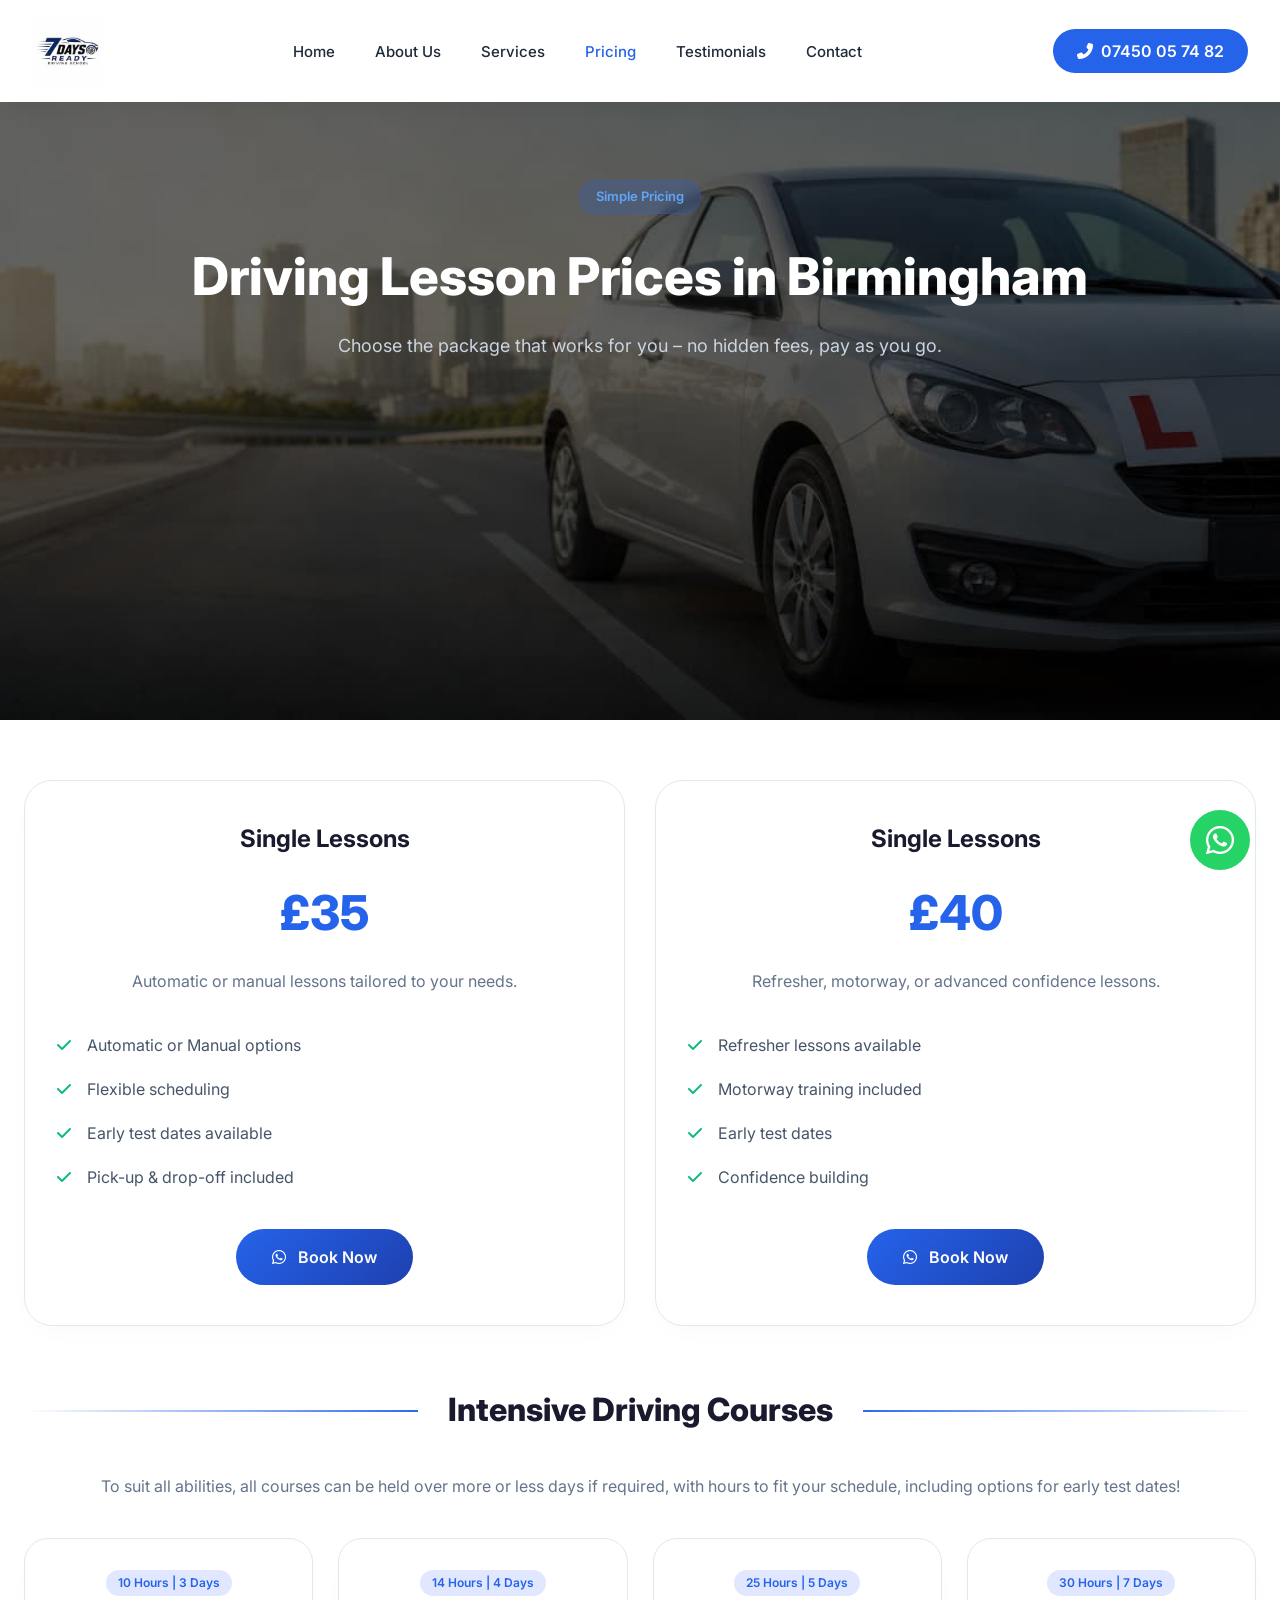
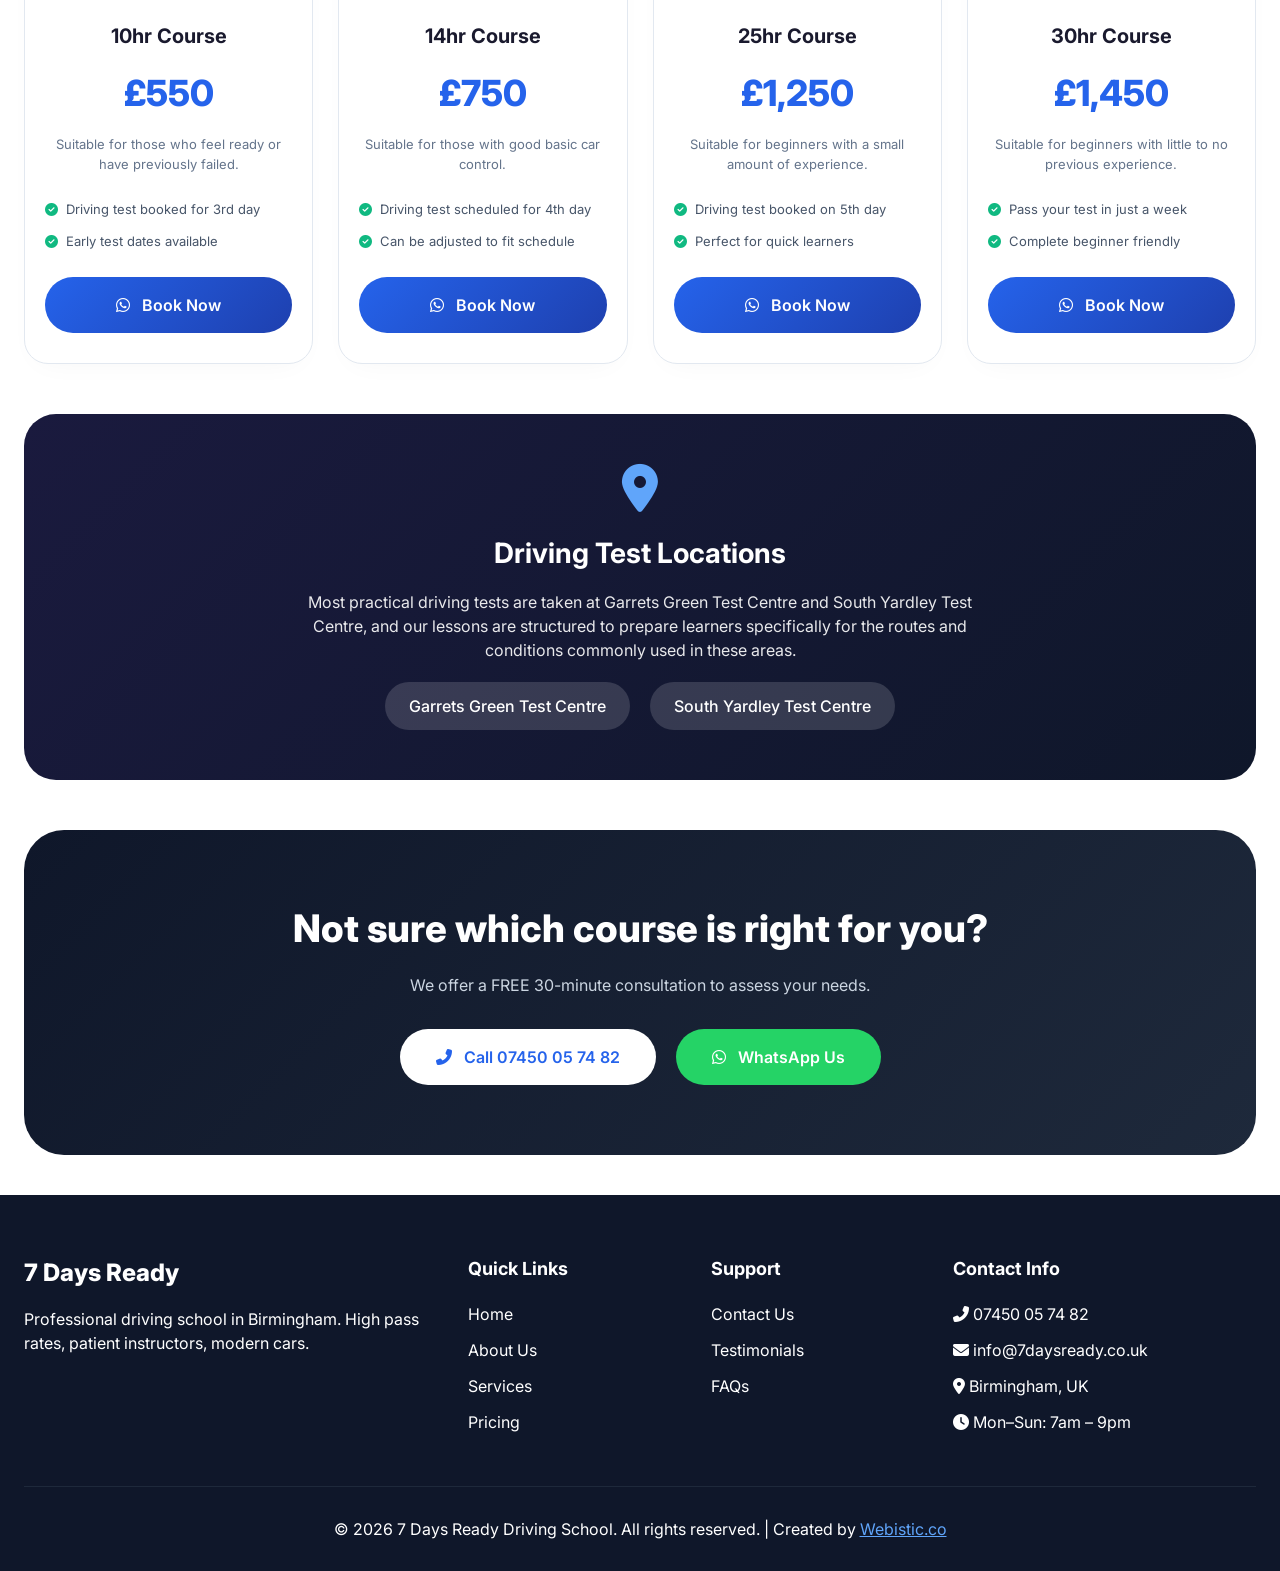
<file: public_html/pricing.html>
﻿<!DOCTYPE html>
<html lang="en">
<head>
<!-- Google Tag Manager -->
<script>(function(w,d,s,l,i){w[l]=w[l]||[];w[l].push({'gtm.start':
new Date().getTime(),event:'gtm.js'});var f=d.getElementsByTagName(s)[0],
j=d.createElement(s),dl=l!='dataLayer'?'&l='+l:'';j.async=true;j.src=
'https://www.googletagmanager.com/gtm.js?id='+i+dl;f.parentNode.insertBefore(j,f);
})(window,document,'script','dataLayer','GTM-WQ2STGP4');</script>
<!-- End Google Tag Manager -->

<!-- Google tag (gtag.js) -->
<script async src="https://www.googletagmanager.com/gtag/js?id=G-YCWM87ZK8N"></script>
<script>
  window.dataLayer = window.dataLayer || [];
  function gtag(){dataLayer.push(arguments);}
  gtag('js', new Date());

  gtag('config', 'G-YCWM87ZK8N');
</script>
    <meta charset="UTF-8">
    <meta name="viewport" content="width=device-width, initial-scale=1.0">
    <title>Driving Lesson Prices Birmingham | Intensive Course Prices | 7 Days Ready</title>
    <meta name="description" content="View 7 Days Ready driving lesson prices in Birmingham, including standard lessons and intensive driving courses. Flexible options with no hidden fees.">
    <link href="https://fonts.googleapis.com/css2?family=Inter:wght@300;400;500;600;700;800&display=swap" rel="stylesheet">
    <link rel="stylesheet" href="https://cdnjs.cloudflare.com/ajax/libs/font-awesome/6.4.0/css/all.min.css" media="print" onload="this.media='all'">
    <noscript><link rel="stylesheet" href="https://cdnjs.cloudflare.com/ajax/libs/font-awesome/6.4.0/css/all.min.css"></noscript>
    <link rel="canonical" href="https://7daysready.co.uk/pricing.html">
    <link rel="stylesheet" href="styles-non-critical.css" media="print" onload="this.media='all'">
    <noscript><link rel="stylesheet" href="styles-non-critical.css"></noscript>
    <style>
        * { margin: 0; padding: 0; box-sizing: border-box; }
        body { font-family: 'Inter', sans-serif; color: #1a1a2e; background: #ffffff; line-height: 1.5; overflow-x: hidden; }
        .container { max-width: 1280px; margin: 0 auto; padding: 0 24px; }
        .btn, .btn-whatsapp, .btn-call, a, button, 
        .btn:focus, .btn:active, .btn-whatsapp:focus, .btn-whatsapp:active,
        .btn-call:focus, .btn-call:active, a:focus, a:active, button:focus, button:active {
            outline: none !important;
            box-shadow: none !important;
            border: none !important;
            -webkit-tap-highlight-color: transparent !important;
        }
        .whatsapp-float, .whatsapp-float *, .whatsapp-float a, .whatsapp-float a:focus, .whatsapp-float a:active,
        .whatsapp-btn, .whatsapp-btn:focus, .whatsapp-btn:active {
            outline: none !important; box-shadow: none !important; border: none !important;
            text-decoration: none !important; -webkit-tap-highlight-color: transparent !important;
        }
        .logo-img { height: 70px; width: auto; display: block; transition: transform 0.3s; }
        .logo-img:hover { transform: scale(1.02); }
        .btn { display: inline-flex; align-items: center; justify-content: center; gap: 12px; padding: 16px 36px; border-radius: 50px; font-weight: 600; font-size: 16px; text-decoration: none; transition: all 0.3s ease; cursor: pointer; }
        .btn-primary { background: linear-gradient(135deg, #2563eb, #1e40af); color: white; box-shadow: 0 8px 20px rgba(37,99,235,0.3); }
        .btn-primary:hover { transform: translateY(-3px); box-shadow: 0 12px 28px rgba(37,99,235,0.4); }
        .btn-whatsapp { background: #25D366; color: white; }
        .btn-whatsapp:hover { background: #128C7E; transform: translateY(-3px); }
        .navbar { position: fixed; top: 0; left: 0; width: 100%; background: #ffffff; backdrop-filter: blur(10px); z-index: 1000; box-shadow: 0 2px 20px rgba(0,0,0,0.08); }
        .nav-container { display: flex; justify-content: space-between; align-items: center; padding: 16px 32px; max-width: 1440px; margin: 0 auto; }
        .logo { display: flex; align-items: center; text-decoration: none; }
        .nav-menu { display: flex; gap: 40px; list-style: none; }
        .nav-link { text-decoration: none; color: #1e293b; font-weight: 500; transition: color 0.2s; font-size: 15px; }
        .nav-link:hover, .nav-link.active { color: #2563eb; }
        .nav-phone { background: #2563eb; color: white; padding: 10px 24px; border-radius: 50px; text-decoration: none; font-weight: 600; display: flex; align-items: center; gap: 8px; transition: all 0.2s; }
        .nav-phone:hover { background: #1e40af; transform: scale(1.02); }
        .mobile-toggle { display: none; font-size: 28px; cursor: pointer; color: #1e293b; }
        .page-hero { position: relative; padding: 180px 0 100px; min-height: 80vh; background: linear-gradient(135deg, #0a0a2a 0%, #1a1a3e 50%, #0f172a 100%); text-align: center; overflow: hidden; }
        .page-hero::before { content: ''; position: absolute; top: 0; left: 0; right: 0; bottom: 0; background-image: url('heroBG.png'); background-size: cover; background-position: center; background-repeat: no-repeat; opacity: 1; pointer-events: none; z-index: 1; }
        .hero-badge { display: inline-block; background: rgba(37,99,235,0.2); backdrop-filter: blur(5px); color: #60a5fa; padding: 6px 16px; border-radius: 40px; font-size: 13px; font-weight: 600; margin-bottom: 24px; border: 1px solid rgba(37,99,235,0.3); position: relative; z-index: 2; }
        .page-hero h1 { font-size: 52px; font-weight: 800; margin-bottom: 16px; color: white; position: relative; z-index: 2; }
        .page-hero p { font-size: 18px; color: #cbd5e1; max-width: 700px; margin: 0 auto; position: relative; z-index: 2; }
        section { padding: 100px 0; }
        .section-header { text-align: center; margin-bottom: 64px; }
        .section-badge { display: inline-block; background: linear-gradient(135deg, #dbeafe, #bfdbfe); color: #2563eb; padding: 6px 18px; border-radius: 40px; font-size: 13px; font-weight: 600; margin-bottom: 16px; }
        .section-header h2 { font-size: 42px; font-weight: 800; margin-bottom: 16px; color: #0f172a; }
        .section-header p { font-size: 18px; color: #64748b; max-width: 700px; margin: 0 auto; }
        .standard-grid { display: grid; grid-template-columns: repeat(2, 1fr); gap: 30px; margin: 60px 0; }
        .pricing-card { background: white; border-radius: 28px; padding: 40px 32px; transition: all 0.3s ease; border: 1px solid #e2e8f0; box-shadow: 0 10px 30px -15px rgba(0,0,0,0.05); text-align: center; position: relative; overflow: hidden; }
        .pricing-card::before { content: ''; position: absolute; top: 0; left: 0; right: 0; height: 4px; background: linear-gradient(90deg, #2563eb, #60a5fa); transform: scaleX(0); transition: transform 0.3s; }
        .pricing-card:hover::before { transform: scaleX(1); }
        .pricing-card:hover { transform: translateY(-8px); border-color: #bdd3ff; box-shadow: 0 25px 40px -15px rgba(0,0,0,0.15); }
        .pricing-card h3 { font-size: 24px; font-weight: 700; margin-bottom: 12px; }
        .price { font-size: 48px; font-weight: 800; color: #2563eb; margin: 20px 0; }
        .pricing-features { list-style: none; margin: 30px 0; text-align: left; }
        .pricing-features li { padding: 10px 0; display: flex; align-items: center; gap: 10px; color: #475569; }
        .pricing-features i.fa-check { color: #10b981; width: 20px; }
        .section-divider { text-align: center; margin: 60px 0 40px; position: relative; }
        .section-divider h2 { background: #ffffff; display: inline-block; padding: 0 30px; font-size: 32px; font-weight: 800; position: relative; z-index: 2; }
        .section-divider::before { content: ''; position: absolute; top: 50%; left: 0; right: 0; height: 2px; background: linear-gradient(90deg, transparent, #2563eb, #2563eb, transparent); z-index: 1; }
        .intensive-grid { display: grid; grid-template-columns: repeat(4, 1fr); gap: 25px; margin: 40px 0; }
        .intensive-card { background: white; border-radius: 24px; padding: 30px 20px; text-align: center; transition: all 0.3s; border: 1px solid #e2e8f0; box-shadow: 0 10px 30px -15px rgba(0,0,0,0.05); }
        .intensive-card:hover { transform: translateY(-5px); border-color: #bdd3ff; box-shadow: 0 20px 35px -15px rgba(0,0,0,0.1); }
        .course-duration { display: inline-block; background: #e0e7ff; color: #2563eb; padding: 4px 12px; border-radius: 50px; font-size: 12px; font-weight: 600; margin-bottom: 15px; }
        .intensive-card h3 { font-size: 20px; font-weight: 700; margin: 10px 0; }
        .intensive-price { font-size: 36px; font-weight: 800; color: #2563eb; margin: 15px 0; }
        .intensive-features { list-style: none; margin: 20px 0; text-align: left; font-size: 13px; }
        .intensive-features li { padding: 6px 0; display: flex; align-items: center; gap: 8px; color: #475569; }
        .locations-container { background: linear-gradient(135deg, #1a1a3e, #0f172a); border-radius: 32px; padding: 50px; margin: 50px 0; text-align: center; color: white; }
        .locations-badges { display: flex; justify-content: center; gap: 20px; flex-wrap: wrap; margin-top: 20px; }
        .location-badge { background: rgba(255,255,255,0.15); padding: 12px 24px; border-radius: 50px; font-weight: 500; }
        .cta-section { position: relative; background: linear-gradient(135deg, #0f172a, #1e293b); border-radius: 40px; margin: 40px 0; overflow: hidden; }
        .cta-section::before { content: ''; position: absolute; top: 0; left: 0; right: 0; bottom: 0; background: url('https://images.unsplash.com/photo-1487754180451-4566f5a1a019?w=1200') center/cover no-repeat; opacity: 0.08; pointer-events: none; }
        .cta-content { position: relative; z-index: 2; text-align: center; padding: 70px 48px; }
        .cta-section h2 { font-size: 38px; font-weight: 800; margin-bottom: 16px; color: white; }
        .cta-section p { color: #cbd5e1; margin-bottom: 32px; }
        .cta-buttons { display: flex; justify-content: center; gap: 20px; flex-wrap: wrap; }
        .footer { background: #0f172a; color: #ffffff; padding: 60px 0 30px; }
        .footer-grid { display: grid; grid-template-columns: 2fr 1fr 1fr 1.5fr; gap: 40px; margin-bottom: 40px; }
        .footer-logo { font-size: 24px; font-weight: 800; color: white; text-decoration: none; display: inline-block; margin-bottom: 16px; }
        .footer h4 { color: white; margin-bottom: 20px; font-size: 18px; }
        .footer-links { list-style: none; }
        .footer-links li { margin-bottom: 12px; }
        .footer-links a { color: #ffffff; text-decoration: none; transition: color 0.2s; }
        .footer-links a:hover { color: #60a5fa; }
        .footer-bottom { text-align: center; padding-top: 30px; border-top: 1px solid #1e293b; }
        .footer-bottom a { color: #60a5fa; text-decoration: none; }
        .whatsapp-float { position: fixed; bottom: 30px; right: 30px; z-index: 999; }
        .whatsapp-btn { background: #25D366; width: 60px; height: 60px; border-radius: 50%; display: flex; align-items: center; justify-content: center; transition: all 0.3s; animation: pulse 2s infinite; cursor: pointer; }
        .whatsapp-btn:hover { transform: scale(1.1); background: #128C7E; }
        .whatsapp-btn i { font-size: 32px; color: white; }
        @keyframes pulse { 0% { box-shadow: 0 0 0 0 rgba(37,211,102,0.5); } 70% { box-shadow: 0 0 0 15px rgba(37,211,102,0); } 100% { box-shadow: 0 0 0 0 rgba(37,211,102,0); } }
        @media (max-width: 1200px) { .intensive-grid { grid-template-columns: repeat(2, 1fr); } }
        @media (max-width: 992px) { .standard-grid { grid-template-columns: 1fr; } .intensive-grid { grid-template-columns: repeat(2, 1fr); } .footer-grid { grid-template-columns: 1fr; gap: 32px; } .page-hero h1 { font-size: 36px; } }
        @media (max-width: 768px) { .mobile-toggle { display: block; } .nav-menu { position: fixed; top: 70px; left: -100%; width: 100%; background: white; flex-direction: column; align-items: center; padding: 40px; transition: left 0.3s; gap: 28px; box-shadow: 0 10px 20px rgba(0,0,0,0.1); } .nav-menu.active { left: 0; } .intensive-grid { grid-template-columns: 1fr; } .logo-img { height: 50px; } .cta-content { padding: 50px 24px; } .cta-section h2 { font-size: 28px; } .whatsapp-btn { width: 55px; height: 55px; } .whatsapp-btn i { font-size: 28px; } }
    </style>
    <link rel="preconnect" href="https://fonts.googleapis.com">
    <link rel="preconnect" href="https://fonts.gstatic.com" crossorigin>
    <link rel="preload" as="style" href="https://fonts.googleapis.com/css2?family=Inter:wght@300;400;500;600;700;800&display=swap">
    <link rel="stylesheet" href="https://fonts.googleapis.com/css2?family=Inter:wght@300;400;500;600;700;800&display=swap" media="print" onload="this.media='all'">
    <noscript><link href="https://fonts.googleapis.com/css2?family=Inter:wght@300;400;500;600;700;800&display=swap" rel="stylesheet"></noscript>
    <link rel="apple-touch-icon" sizes="180x180" href="/apple-touch-icon.png">
    <link rel="icon" type="image/png" sizes="32x32" href="/favicon-32x32.png">
    <link rel="icon" type="image/png" sizes="16x16" href="/favicon-16x16.png">
    <link rel="manifest" href="/site.webmanifest">
    <link rel="shortcut icon" href="/favicon.ico">
    <meta name="msapplication-TileColor" content="#2563eb">
    <meta name="theme-color" content="#2563eb">
    <script type="application/ld+json">
    {
      "@context": "https://schema.org",
      "@type": "DrivingSchool",
      "name": "7 Days Ready",
      "description": "DVSA registered driving school in Birmingham offering manual and automatic driving lessons. Patient instructors, early test dates, and intensive courses.",
      "url": "https://7daysready.co.uk",
      "telephone": "+447450057482",
      "priceRange": "£35 - £1450",
      "address": {
        "@type": "PostalAddress",
        "addressLocality": "Birmingham",
        "addressRegion": "West Midlands",
        "addressCountry": "UK"
      },
      "geo": {
        "@type": "GeoCoordinates",
        "latitude": 52.4862,
        "longitude": -1.8904
      },
      "aggregateRating": {
        "@type": "AggregateRating",
        "ratingValue": "4.9",
        "reviewCount": "500"
      },
      "areaServed": {
        "@type": "City",
        "name": "Birmingham"
      }
    }
    </script>
    <script>
        (function(w,d,s,l,i){w[l]=w[l]||[];w[l].push({"gtm.start":new Date().getTime(),event:"gtm.js"});var f=d.getElementsByTagName(s)[0],j=d.createElement(s),dl=l!="dataLayer"?"&l="+l:"";j.async=true;j.src="https://www.googletagmanager.com/gtm.js?id="+i+dl;f.parentNode.insertBefore(j,f);})(window,document,"script","dataLayer","GTM-P2JXBZBM");
    </script>
<!-- Google tag (gtag.js) -->
<script async src="https://www.googletagmanager.com/gtag/js?id=G-YCWM87ZK8N"></script>
<script>
  window.dataLayer = window.dataLayer || [];
  function gtag(){dataLayer.push(arguments);}
  gtag('js', new Date());
  gtag('config', 'G-YCWM87ZK8N');
</script>
<script type="application/ld+json">
{
  "@context": "https://schema.org",
  "@type": "LocalBusiness",
  "name": "7 Days Ready",
  "description": "DVSA registered driving school in Birmingham offering manual and automatic driving lessons. Patient instructors, early test dates, and intensive courses.",
  "url": "https://7daysready.co.uk",
  "telephone": "+447450057482",
  "priceRange": "£35 - £1450",
  "address": {
    "@type": "PostalAddress",
    "addressLocality": "Birmingham",
    "addressRegion": "West Midlands",
    "addressCountry": "UK"
  },
  "geo": {
    "@type": "GeoCoordinates",
    "latitude": 52.4862,
    "longitude": -1.8904
  },
  "aggregateRating": {
    "@type": "AggregateRating",
    "ratingValue": "4.9",
    "reviewCount": "500",
    "bestRating": "5"
  },
  "areaServed": {
    "@type": "City",
    "name": "Birmingham"
  }
}
</script>
<script type="application/ld+json">
{
  "@context": "https://schema.org",
  "@type": "LocalBusiness",
  "name": "7 Days Ready",
  "description": "DVSA registered driving school in Birmingham offering manual and automatic driving lessons. Patient instructors, early test dates, and intensive courses.",
  "url": "https://7daysready.co.uk",
  "telephone": "+447450057482",
  "priceRange": "£35 - £1450",
  "address": {
    "@type": "PostalAddress",
    "addressLocality": "Birmingham",
    "addressRegion": "West Midlands",
    "addressCountry": "UK"
  },
  "geo": {
    "@type": "GeoCoordinates",
    "latitude": 52.4862,
    "longitude": -1.8904
  },
  "aggregateRating": {
    "@type": "AggregateRating",
    "ratingValue": "4.9",
    "reviewCount": "500",
    "bestRating": "5"
  },
  "areaServed": {
    "@type": "City",
    "name": "Birmingham"
  }
}
</script>
</head>
<body>
<!-- Google Tag Manager (noscript) -->
<noscript><iframe src="https://www.googletagmanager.com/ns.html?id=GTM-WQ2STGP4"
height="0" width="0" style="display:none;visibility:hidden"></iframe></noscript>
<!-- End Google Tag Manager (noscript) -->

    <noscript><iframe src="https://www.googletagmanager.com/ns.html?id=GTM-P2JXBZBM" height="0" width="0" style="display:none;visibility:hidden"></iframe></noscript>

    <nav class="navbar">
        <div class="nav-container">
            <a href="index.html" class="logo"><img src="logo.jpeg" alt="7 Days Ready" class="logo-img" width="280" height="70"></a>
            <ul class="nav-menu" id="navMenu">
                <li><a href="index.html" class="nav-link">Home</a></li>
                <li><a href="about.html" class="nav-link">About Us</a></li>
                <li><a href="services.html" class="nav-link">Services</a></li>
                <li><a href="pricing.html" class="nav-link active">Pricing</a></li>
                <li><a href="testimonials.html" class="nav-link">Testimonials</a></li>
                <li><a href="contact.html" class="nav-link">Contact</a></li>
            </ul>
            <a href="tel:07450057482" class="nav-phone"><i class="fas fa-phone-alt"></i> 07450 05 74 82</a>
            <div class="mobile-toggle" id="mobileToggle"><i class="fas fa-bars"></i></div>
        </div>
    </nav>

    <main>
        <section class="page-hero">
            <div class="container">
                <div class="hero-badge">Simple Pricing</div>
                <h1>Driving Lesson Prices in Birmingham</h1>
                <p>Choose the package that works for you – no hidden fees, pay as you go.</p>
            </div>
        </section>

        <div class="container">
            <div class="standard-grid">
                <div class="pricing-card">
                    <h3>Single Lessons</h3>
                    <div class="price">£35</div>
                    <p style="color:#64748b; margin-bottom:20px;">Automatic or manual lessons tailored to your needs.</p>
                    <ul class="pricing-features">
                        <li><i class="fas fa-check"></i> Automatic or Manual options</li>
                        <li><i class="fas fa-check"></i> Flexible scheduling</li>
                        <li><i class="fas fa-check"></i> Early test dates available</li>
                        <li><i class="fas fa-check"></i> Pick-up & drop-off included</li>
                    </ul>
                    <a href="https://wa.me/447450057482?text=I'd%20like%20to%20book%20a%20standard%20driving%20lesson" class="btn btn-primary" target="_blank"><i class="fab fa-whatsapp"></i> Book Now</a>
                </div>
                <div class="pricing-card">
                    <h3>Single Lessons</h3>
                    <div class="price">£40</div>
                    <p style="color:#64748b; margin-bottom:20px;">Refresher, motorway, or advanced confidence lessons.</p>
                    <ul class="pricing-features">
                        <li><i class="fas fa-check"></i> Refresher lessons available</li>
                        <li><i class="fas fa-check"></i> Motorway training included</li>
                        <li><i class="fas fa-check"></i> Early test dates</li>
                        <li><i class="fas fa-check"></i> Confidence building</li>
                    </ul>
                    <a href="https://wa.me/447450057482?text=I'd%20like%20to%20book%20a%20refresher%20lesson" class="btn btn-primary" target="_blank"><i class="fab fa-whatsapp"></i> Book Now</a>
                </div>
            </div>

            <div class="section-divider">
                <h2>Intensive Driving Courses</h2>
            </div>
            <p style="text-align:center; margin-bottom:40px; color:#64748b;">To suit all abilities, all courses can be held over more or less days if required, with hours to fit your schedule, including options for early test dates!</p>

            <div class="intensive-grid">
                <div class="intensive-card">
                    <span class="course-duration">10 Hours | 3 Days</span>
                    <h3>10hr Course</h3>
                    <div class="intensive-price">£550</div>
                    <p style="font-size:13px; color:#64748b; margin-bottom:15px;">Suitable for those who feel ready or have previously failed.</p>
                    <ul class="intensive-features">
                        <li><i class="fas fa-check-circle" style="color:#10b981;"></i> Driving test booked for 3rd day</li>
                        <li><i class="fas fa-check-circle" style="color:#10b981;"></i> Early test dates available</li>
                    </ul>
                    <a href="https://wa.me/447450057482?text=I'm%20interested%20in%20your%2010hr%20intensive%20course" class="btn btn-primary" style="width:100%; justify-content:center;" target="_blank"><i class="fab fa-whatsapp"></i> Book Now</a>
                </div>
                <div class="intensive-card">
                    <span class="course-duration">14 Hours | 4 Days</span>
                    <h3>14hr Course</h3>
                    <div class="intensive-price">£750</div>
                    <p style="font-size:13px; color:#64748b; margin-bottom:15px;">Suitable for those with good basic car control.</p>
                    <ul class="intensive-features">
                        <li><i class="fas fa-check-circle" style="color:#10b981;"></i> Driving test scheduled for 4th day</li>
                        <li><i class="fas fa-check-circle" style="color:#10b981;"></i> Can be adjusted to fit schedule</li>
                    </ul>
                    <a href="https://wa.me/447450057482?text=I'm%20interested%20in%20your%2014hr%20intensive%20course" class="btn btn-primary" style="width:100%; justify-content:center;" target="_blank"><i class="fab fa-whatsapp"></i> Book Now</a>
                </div>
                <div class="intensive-card">
                    <span class="course-duration">25 Hours | 5 Days</span>
                    <h3>25hr Course</h3>
                    <div class="intensive-price">£1,250</div>
                    <p style="font-size:13px; color:#64748b; margin-bottom:15px;">Suitable for beginners with a small amount of experience.</p>
                    <ul class="intensive-features">
                        <li><i class="fas fa-check-circle" style="color:#10b981;"></i> Driving test booked on 5th day</li>
                        <li><i class="fas fa-check-circle" style="color:#10b981;"></i> Perfect for quick learners</li>
                    </ul>
                    <a href="https://wa.me/447450057482?text=I'm%20interested%20in%20your%2025hr%20intensive%20course" class="btn btn-primary" style="width:100%; justify-content:center;" target="_blank"><i class="fab fa-whatsapp"></i> Book Now</a>
                </div>
                <div class="intensive-card">
                    <span class="course-duration">30 Hours | 7 Days</span>
                    <h3>30hr Course</h3>
                    <div class="intensive-price">£1,450</div>
                    <p style="font-size:13px; color:#64748b; margin-bottom:15px;">Suitable for beginners with little to no previous experience.</p>
                    <ul class="intensive-features">
                        <li><i class="fas fa-check-circle" style="color:#10b981;"></i> Pass your test in just a week</li>
                        <li><i class="fas fa-check-circle" style="color:#10b981;"></i> Complete beginner friendly</li>
                    </ul>
                    <a href="https://wa.me/447450057482?text=I'm%20interested%20in%20your%2030hr%20intensive%20course" class="btn btn-primary" style="width:100%; justify-content:center;" target="_blank"><i class="fab fa-whatsapp"></i> Book Now</a>
                </div>
            </div>

            <div class="locations-container">
                <i class="fas fa-map-marker-alt" style="font-size: 48px; color: #60a5fa; margin-bottom: 20px; display: inline-block;"></i>
                <h3 style="font-size: 28px; margin-bottom: 16px;">Driving Test Locations</h3>
                <p style="opacity:0.9; max-width:700px; margin:0 auto;">Most practical driving tests are taken at Garrets Green Test Centre and South Yardley Test Centre, and our lessons are structured to prepare learners specifically for the routes and conditions commonly used in these areas.</p>
                <div class="locations-badges">
                    <span class="location-badge">Garrets Green Test Centre</span>
                    <span class="location-badge">South Yardley Test Centre</span>
                </div>
            </div>

            <div class="cta-section">
                <div class="cta-content">
                    <h2>Not sure which course is right for you?</h2>
                    <p>We offer a FREE 30-minute consultation to assess your needs.</p>
                    <div class="cta-buttons">
                        <a href="tel:07450057482" class="btn btn-primary" style="background: white; color: #2563eb;"><i class="fas fa-phone-alt"></i> Call 07450 05 74 82</a>
                        <a href="https://wa.me/447450057482?text=I'd%20like%20a%20free%20consultation%20about%20driving%20lessons" class="btn btn-whatsapp" target="_blank"><i class="fab fa-whatsapp"></i> WhatsApp Us</a>
                    </div>
                </div>
            </div>
        </div>
    </main>

    <footer class="footer">
        <div class="container">
            <div class="footer-grid">
                <div><a href="index.html" class="footer-logo">7 Days Ready</a><p>Professional driving school in Birmingham. High pass rates, patient instructors, modern cars.</p></div>
                <div><h4>Quick Links</h4><ul class="footer-links"><li><a href="index.html">Home</a></li><li><a href="about.html">About Us</a></li><li><a href="services.html">Services</a></li><li><a href="pricing.html">Pricing</a></li></ul></div>
                <div><h4>Support</h4><ul class="footer-links"><li><a href="contact.html">Contact Us</a></li><li><a href="testimonials.html">Testimonials</a></li><li><a href="contact.html">FAQs</a></li></ul></div>
                <div><h4>Contact Info</h4><ul class="footer-links"><li><i class="fas fa-phone-alt"></i> <a href="tel:07450057482">07450 05 74 82</a></li><li><i class="fas fa-envelope"></i> <a href="mailto:info@7daysready.co.uk">info@7daysready.co.uk</a></li><li><i class="fas fa-map-marker-alt"></i> Birmingham, UK</li><li><i class="fas fa-clock"></i> Mon–Sun: 7am – 9pm</li></ul></div>
            </div>
            <div class="footer-bottom"><p>© 2026 7 Days Ready Driving School. All rights reserved. | Created by <a href="https://webistic.co" target="_blank" style="color: #60a5fa; text-decoration: underline;">Webistic.co</a></p></div>
        </div>
    </footer>

    <div class="whatsapp-float">
        <a href="https://wa.me/447450057482?text=Hello%20I'm%20interested%20in%20driving%20lessons" target="_blank" class="whatsapp-btn" aria-label="Chat with us on WhatsApp"><i class="fab fa-whatsapp"></i></a>
    </div>

    <script>
        const toggleBtn = document.getElementById('mobileToggle');
        const navMenu = document.getElementById('navMenu');
        if (toggleBtn) { toggleBtn.addEventListener('click', () => navMenu.classList.toggle('active')); }
    </script>
</body>
</html>
</file>
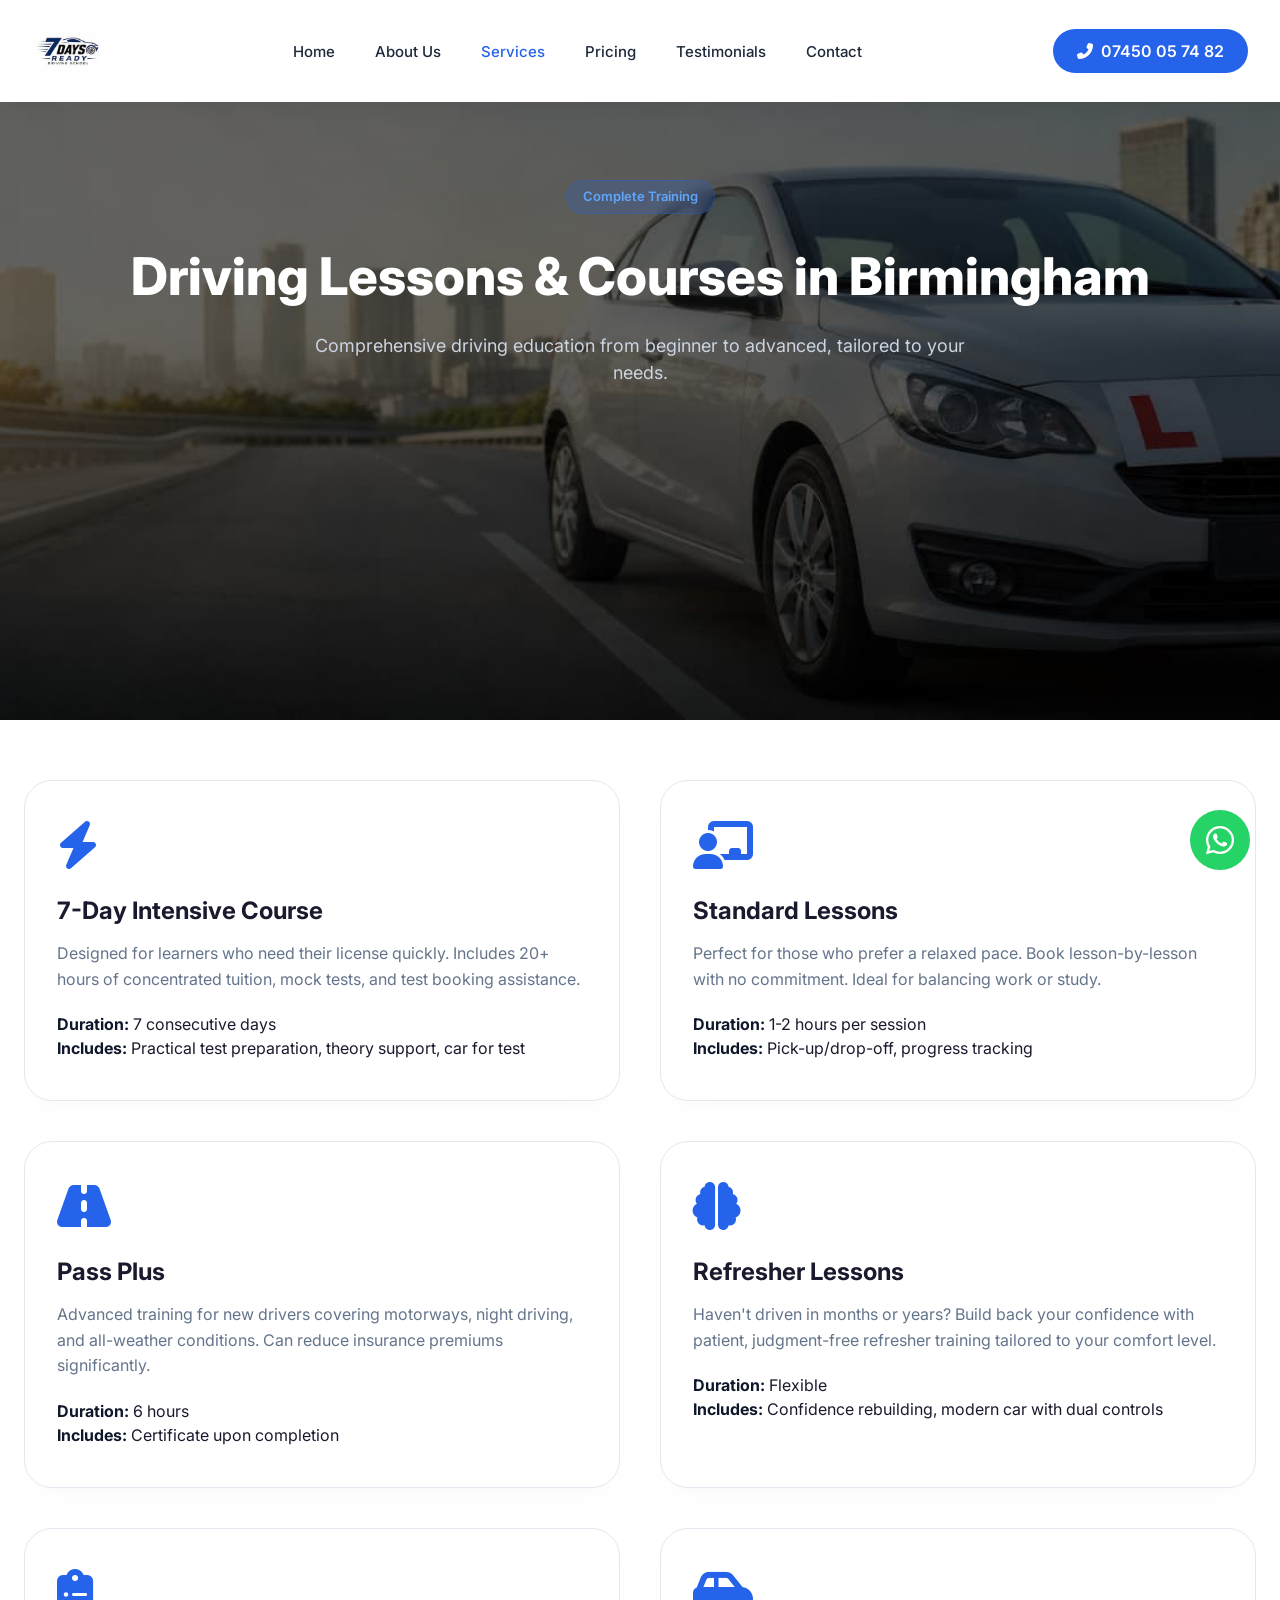
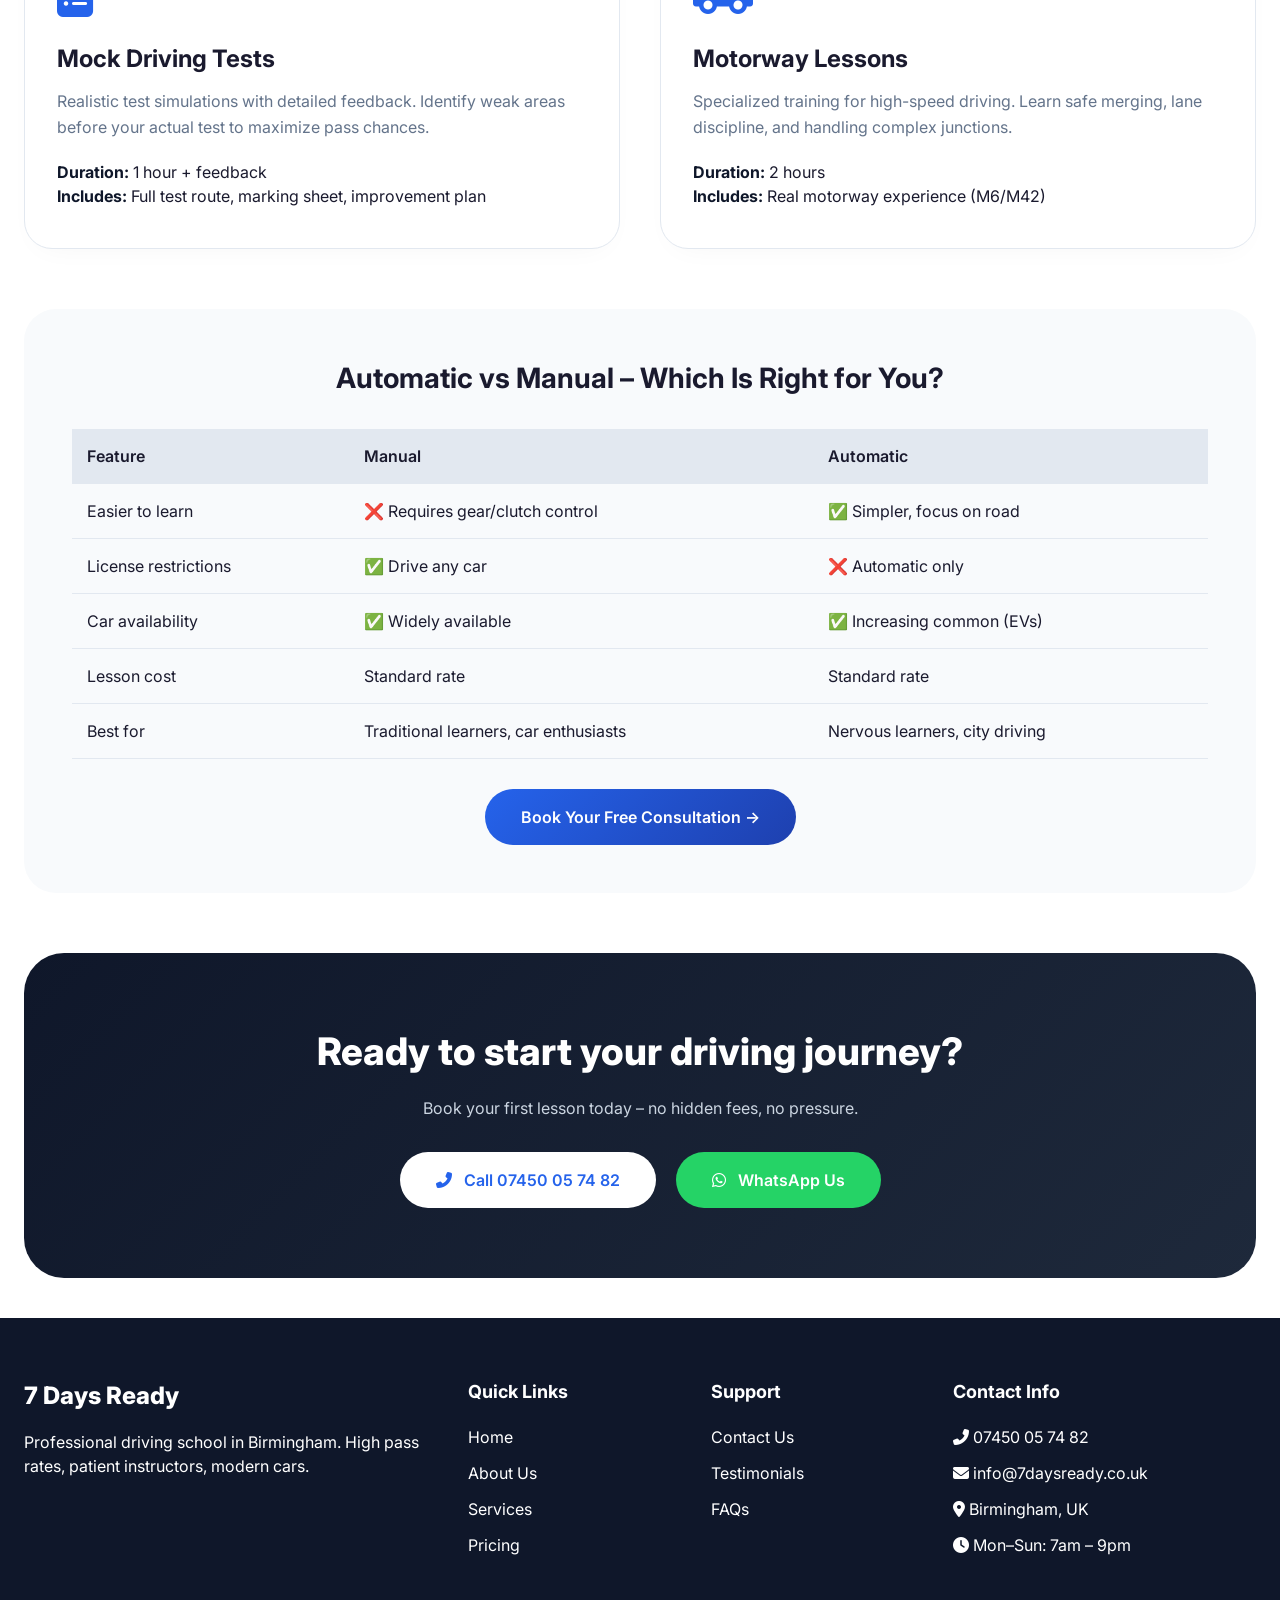
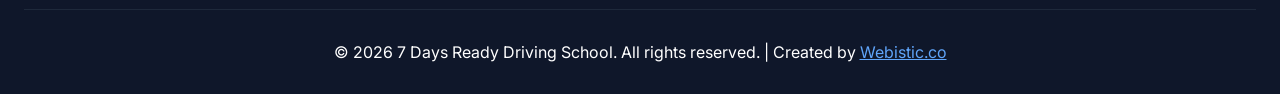
<file: public_html/services.html>
﻿<!DOCTYPE html>
<html lang="en">
<head>
<!-- Google Tag Manager -->
<script>(function(w,d,s,l,i){w[l]=w[l]||[];w[l].push({'gtm.start':
new Date().getTime(),event:'gtm.js'});var f=d.getElementsByTagName(s)[0],
j=d.createElement(s),dl=l!='dataLayer'?'&l='+l:'';j.async=true;j.src=
'https://www.googletagmanager.com/gtm.js?id='+i+dl;f.parentNode.insertBefore(j,f);
})(window,document,'script','dataLayer','GTM-WQ2STGP4');</script>
<!-- End Google Tag Manager -->

<!-- Google tag (gtag.js) -->
<script async src="https://www.googletagmanager.com/gtag/js?id=G-YCWM87ZK8N"></script>
<script>
  window.dataLayer = window.dataLayer || [];
  function gtag(){dataLayer.push(arguments);}
  gtag('js', new Date());

  gtag('config', 'G-YCWM87ZK8N');
</script>
    <meta charset="UTF-8">
    <meta name="viewport" content="width=device-width, initial-scale=1.0">
    <title>Driving Lessons & Courses Birmingham | 7 Days Ready</title>
    <meta name="description" content="Explore driving lessons and courses in Birmingham, including intensive courses, manual and automatic lessons, refresher training, mock tests, motorway lessons and Pass Plus.">
    <link href="https://fonts.googleapis.com/css2?family=Inter:wght@300;400;500;600;700;800&display=swap" rel="stylesheet">
    <link rel="stylesheet" href="https://cdnjs.cloudflare.com/ajax/libs/font-awesome/6.4.0/css/all.min.css" media="print" onload="this.media='all'">
    <noscript><link rel="stylesheet" href="https://cdnjs.cloudflare.com/ajax/libs/font-awesome/6.4.0/css/all.min.css"></noscript>
    <link rel="canonical" href="https://7daysready.co.uk/services.html">
    <link rel="stylesheet" href="styles-non-critical.css" media="print" onload="this.media='all'">
    <noscript><link rel="stylesheet" href="styles-non-critical.css"></noscript>
    <style>
        * { margin: 0; padding: 0; box-sizing: border-box; }
        body { font-family: 'Inter', sans-serif; color: #1a1a2e; background: #ffffff; line-height: 1.5; overflow-x: hidden; }
        .container { max-width: 1280px; margin: 0 auto; padding: 0 24px; }
        .btn, .btn-whatsapp, .btn-call, a, button, 
        .btn:focus, .btn:active, .btn-whatsapp:focus, .btn-whatsapp:active,
        .btn-call:focus, .btn-call:active, a:focus, a:active, button:focus, button:active {
            outline: none !important;
            box-shadow: none !important;
            border: none !important;
            -webkit-tap-highlight-color: transparent !important;
        }
        .whatsapp-float, .whatsapp-float *, .whatsapp-float a, .whatsapp-float a:focus, .whatsapp-float a:active,
        .whatsapp-btn, .whatsapp-btn:focus, .whatsapp-btn:active {
            outline: none !important; box-shadow: none !important; border: none !important;
            text-decoration: none !important; -webkit-tap-highlight-color: transparent !important;
        }
        .logo-img { height: 70px; width: auto; display: block; transition: transform 0.3s; }
        .logo-img:hover { transform: scale(1.02); }
        .btn { display: inline-flex; align-items: center; justify-content: center; gap: 12px; padding: 16px 36px; border-radius: 50px; font-weight: 600; font-size: 16px; text-decoration: none; transition: all 0.3s ease; cursor: pointer; }
        .btn-primary { background: linear-gradient(135deg, #2563eb, #1e40af); color: white; box-shadow: 0 8px 20px rgba(37,99,235,0.3); }
        .btn-primary:hover { transform: translateY(-3px); box-shadow: 0 12px 28px rgba(37,99,235,0.4); }
        .btn-whatsapp { background: #25D366; color: white; }
        .btn-whatsapp:hover { background: #128C7E; transform: translateY(-3px); }
        .navbar { position: fixed; top: 0; left: 0; width: 100%; background: #ffffff; backdrop-filter: blur(10px); z-index: 1000; box-shadow: 0 2px 20px rgba(0,0,0,0.08); }
        .nav-container { display: flex; justify-content: space-between; align-items: center; padding: 16px 32px; max-width: 1440px; margin: 0 auto; }
        .logo { display: flex; align-items: center; text-decoration: none; }
        .nav-menu { display: flex; gap: 40px; list-style: none; }
        .nav-link { text-decoration: none; color: #1e293b; font-weight: 500; transition: color 0.2s; font-size: 15px; }
        .nav-link:hover, .nav-link.active { color: #2563eb; }
        .nav-phone { background: #2563eb; color: white; padding: 10px 24px; border-radius: 50px; text-decoration: none; font-weight: 600; display: flex; align-items: center; gap: 8px; transition: all 0.2s; }
        .nav-phone:hover { background: #1e40af; transform: scale(1.02); }
        .mobile-toggle { display: none; font-size: 28px; cursor: pointer; color: #1e293b; }
        .page-hero { position: relative; padding: 180px 0 100px; min-height: 80vh; background: linear-gradient(135deg, #0a0a2a 0%, #1a1a3e 50%, #0f172a 100%); text-align: center; overflow: hidden; }
        .page-hero::before { content: ''; position: absolute; top: 0; left: 0; right: 0; bottom: 0; background-image: url('heroBG.png'); background-size: cover; background-position: center; background-repeat: no-repeat; opacity: 1; pointer-events: none; z-index: 1; }
        .hero-badge { display: inline-block; background: rgba(37,99,235,0.2); backdrop-filter: blur(5px); color: #60a5fa; padding: 6px 16px; border-radius: 40px; font-size: 13px; font-weight: 600; margin-bottom: 24px; border: 1px solid rgba(37,99,235,0.3); position: relative; z-index: 2; }
        .page-hero h1 { font-size: 52px; font-weight: 800; margin-bottom: 16px; color: white; position: relative; z-index: 2; }
        .page-hero p { font-size: 18px; color: #cbd5e1; max-width: 700px; margin: 0 auto; position: relative; z-index: 2; }
        section { padding: 100px 0; }
        .section-header { text-align: center; margin-bottom: 64px; }
        .section-badge { display: inline-block; background: linear-gradient(135deg, #dbeafe, #bfdbfe); color: #2563eb; padding: 6px 18px; border-radius: 40px; font-size: 13px; font-weight: 600; margin-bottom: 16px; }
        .section-header h2 { font-size: 42px; font-weight: 800; margin-bottom: 16px; color: #0f172a; }
        .section-header p { font-size: 18px; color: #64748b; max-width: 700px; margin: 0 auto; }
        .services-detail-grid { display: grid; grid-template-columns: repeat(2, 1fr); gap: 40px; margin: 60px 0; }
        .service-detail-card { background: white; border-radius: 28px; padding: 40px 32px; transition: all 0.3s; border: 1px solid #e2e8f0; box-shadow: 0 10px 30px -15px rgba(0,0,0,0.05); position: relative; overflow: hidden; }
        .service-detail-card::before { content: ''; position: absolute; top: 0; left: 0; right: 0; height: 4px; background: linear-gradient(90deg, #2563eb, #60a5fa); transform: scaleX(0); transition: transform 0.3s; }
        .service-detail-card:hover::before { transform: scaleX(1); }
        .service-detail-card:hover { transform: translateY(-6px); border-color: #bdd3ff; box-shadow: 0 25px 40px -15px rgba(0,0,0,0.15); }
        .service-detail-card i { font-size: 48px; color: #2563eb; margin-bottom: 24px; }
        .service-detail-card h3 { font-size: 24px; font-weight: 700; margin-bottom: 12px; }
        .service-detail-card p { color: #64748b; margin-bottom: 20px; line-height: 1.6; }
        .service-detail-card strong { color: #0f172a; }
        .comparison-table { background: #f8fafc; border-radius: 32px; padding: 48px; margin-top: 40px; margin-bottom: 60px; }
        .comparison-table h3 { text-align: center; margin-bottom: 30px; font-size: 28px; font-weight: 700; }
        table { width: 100%; border-collapse: collapse; }
        th, td { padding: 15px; text-align: left; border-bottom: 1px solid #e2e8f0; }
        th { background: #e2e8f0; font-weight: 600; }
        .cta-section { position: relative; background: linear-gradient(135deg, #0f172a, #1e293b); border-radius: 40px; margin: 40px 0; overflow: hidden; }
        .cta-section::before { content: ''; position: absolute; top: 0; left: 0; right: 0; bottom: 0; background: url('https://images.unsplash.com/photo-1487754180451-4566f5a1a019?w=1200') center/cover no-repeat; opacity: 0.08; pointer-events: none; }
        .cta-content { position: relative; z-index: 2; text-align: center; padding: 70px 48px; }
        .cta-section h2 { font-size: 38px; font-weight: 800; margin-bottom: 16px; color: white; }
        .cta-section p { color: #cbd5e1; margin-bottom: 32px; }
        .cta-buttons { display: flex; justify-content: center; gap: 20px; flex-wrap: wrap; }
        .footer { background: #0f172a; color: #ffffff; padding: 60px 0 30px; }
        .footer-grid { display: grid; grid-template-columns: 2fr 1fr 1fr 1.5fr; gap: 40px; margin-bottom: 40px; }
        .footer-logo { font-size: 24px; font-weight: 800; color: white; text-decoration: none; display: inline-block; margin-bottom: 16px; }
        .footer h4 { color: white; margin-bottom: 20px; font-size: 18px; }
        .footer-links { list-style: none; }
        .footer-links li { margin-bottom: 12px; }
        .footer-links a { color: #ffffff; text-decoration: none; transition: color 0.2s; }
        .footer-links a:hover { color: #60a5fa; }
        .footer-bottom { text-align: center; padding-top: 30px; border-top: 1px solid #1e293b; }
        .footer-bottom a { color: #60a5fa; text-decoration: none; }
        .whatsapp-float { position: fixed; bottom: 30px; right: 30px; z-index: 999; }
        .whatsapp-btn { background: #25D366; width: 60px; height: 60px; border-radius: 50%; display: flex; align-items: center; justify-content: center; transition: all 0.3s; animation: pulse 2s infinite; cursor: pointer; }
        .whatsapp-btn:hover { transform: scale(1.1); background: #128C7E; }
        .whatsapp-btn i { font-size: 32px; color: white; }
        @keyframes pulse { 0% { box-shadow: 0 0 0 0 rgba(37,211,102,0.5); } 70% { box-shadow: 0 0 0 15px rgba(37,211,102,0); } 100% { box-shadow: 0 0 0 0 rgba(37,211,102,0); } }
        @media (max-width: 992px) { .services-detail-grid { grid-template-columns: 1fr; } .footer-grid { grid-template-columns: 1fr; gap: 32px; } .page-hero h1 { font-size: 36px; } }
        @media (max-width: 768px) { .mobile-toggle { display: block; } .nav-menu { position: fixed; top: 70px; left: -100%; width: 100%; background: white; flex-direction: column; align-items: center; padding: 40px; transition: left 0.3s; gap: 28px; box-shadow: 0 10px 20px rgba(0,0,0,0.1); } .nav-menu.active { left: 0; } .logo-img { height: 50px; } .cta-content { padding: 50px 24px; } .cta-section h2 { font-size: 28px; } .comparison-table { padding: 24px; overflow-x: auto; } table { font-size: 12px; } .whatsapp-btn { width: 55px; height: 55px; } .whatsapp-btn i { font-size: 28px; } }
    </style>
    <link rel="preconnect" href="https://fonts.googleapis.com">
    <link rel="preconnect" href="https://fonts.gstatic.com" crossorigin>
    <link rel="preload" as="style" href="https://fonts.googleapis.com/css2?family=Inter:wght@300;400;500;600;700;800&display=swap">
    <link rel="stylesheet" href="https://fonts.googleapis.com/css2?family=Inter:wght@300;400;500;600;700;800&display=swap" media="print" onload="this.media='all'">
    <noscript><link href="https://fonts.googleapis.com/css2?family=Inter:wght@300;400;500;600;700;800&display=swap" rel="stylesheet"></noscript>
    <link rel="apple-touch-icon" sizes="180x180" href="/apple-touch-icon.png">
    <link rel="icon" type="image/png" sizes="32x32" href="/favicon-32x32.png">
    <link rel="icon" type="image/png" sizes="16x16" href="/favicon-16x16.png">
    <link rel="manifest" href="/site.webmanifest">
    <link rel="shortcut icon" href="/favicon.ico">
    <meta name="msapplication-TileColor" content="#2563eb">
    <meta name="theme-color" content="#2563eb">
    <script type="application/ld+json">
    {
      "@context": "https://schema.org",
      "@type": "DrivingSchool",
      "name": "7 Days Ready",
      "description": "DVSA registered driving school in Birmingham offering manual and automatic driving lessons. Patient instructors, early test dates, and intensive courses.",
      "url": "https://7daysready.co.uk",
      "telephone": "+447450057482",
      "priceRange": "£35 - £1450",
      "address": {
        "@type": "PostalAddress",
        "addressLocality": "Birmingham",
        "addressRegion": "West Midlands",
        "addressCountry": "UK"
      },
      "geo": {
        "@type": "GeoCoordinates",
        "latitude": 52.4862,
        "longitude": -1.8904
      },
      "aggregateRating": {
        "@type": "AggregateRating",
        "ratingValue": "4.9",
        "reviewCount": "500"
      },
      "areaServed": {
        "@type": "City",
        "name": "Birmingham"
      }
    }
    </script>
    <script>
        (function(w,d,s,l,i){w[l]=w[l]||[];w[l].push({"gtm.start":new Date().getTime(),event:"gtm.js"});var f=d.getElementsByTagName(s)[0],j=d.createElement(s),dl=l!="dataLayer"?"&l="+l:"";j.async=true;j.src="https://www.googletagmanager.com/gtm.js?id="+i+dl;f.parentNode.insertBefore(j,f);})(window,document,"script","dataLayer","GTM-P2JXBZBM");
    </script>
<!-- Google tag (gtag.js) -->
<script async src="https://www.googletagmanager.com/gtag/js?id=G-YCWM87ZK8N"></script>
<script>
  window.dataLayer = window.dataLayer || [];
  function gtag(){dataLayer.push(arguments);}
  gtag('js', new Date());
  gtag('config', 'G-YCWM87ZK8N');
</script>
<script type="application/ld+json">
{
  "@context": "https://schema.org",
  "@type": "LocalBusiness",
  "name": "7 Days Ready",
  "description": "DVSA registered driving school in Birmingham offering manual and automatic driving lessons. Patient instructors, early test dates, and intensive courses.",
  "url": "https://7daysready.co.uk",
  "telephone": "+447450057482",
  "priceRange": "£35 - £1450",
  "address": {
    "@type": "PostalAddress",
    "addressLocality": "Birmingham",
    "addressRegion": "West Midlands",
    "addressCountry": "UK"
  },
  "geo": {
    "@type": "GeoCoordinates",
    "latitude": 52.4862,
    "longitude": -1.8904
  },
  "aggregateRating": {
    "@type": "AggregateRating",
    "ratingValue": "4.9",
    "reviewCount": "500",
    "bestRating": "5"
  },
  "areaServed": {
    "@type": "City",
    "name": "Birmingham"
  }
}
</script>
<script type="application/ld+json">
{
  "@context": "https://schema.org",
  "@type": "LocalBusiness",
  "name": "7 Days Ready",
  "description": "DVSA registered driving school in Birmingham offering manual and automatic driving lessons. Patient instructors, early test dates, and intensive courses.",
  "url": "https://7daysready.co.uk",
  "telephone": "+447450057482",
  "priceRange": "£35 - £1450",
  "address": {
    "@type": "PostalAddress",
    "addressLocality": "Birmingham",
    "addressRegion": "West Midlands",
    "addressCountry": "UK"
  },
  "geo": {
    "@type": "GeoCoordinates",
    "latitude": 52.4862,
    "longitude": -1.8904
  },
  "aggregateRating": {
    "@type": "AggregateRating",
    "ratingValue": "4.9",
    "reviewCount": "500",
    "bestRating": "5"
  },
  "areaServed": {
    "@type": "City",
    "name": "Birmingham"
  }
}
</script>
</head>
<body>
<!-- Google Tag Manager (noscript) -->
<noscript><iframe src="https://www.googletagmanager.com/ns.html?id=GTM-WQ2STGP4"
height="0" width="0" style="display:none;visibility:hidden"></iframe></noscript>
<!-- End Google Tag Manager (noscript) -->

    <noscript><iframe src="https://www.googletagmanager.com/ns.html?id=GTM-P2JXBZBM" height="0" width="0" style="display:none;visibility:hidden"></iframe></noscript>

    <nav class="navbar">
        <div class="nav-container">
            <a href="index.html" class="logo"><img src="logo.jpeg" alt="7 Days Ready" class="logo-img" width="280" height="70"></a>
            <ul class="nav-menu" id="navMenu">
                <li><a href="index.html" class="nav-link">Home</a></li>
                <li><a href="about.html" class="nav-link">About Us</a></li>
                <li><a href="services.html" class="nav-link active">Services</a></li>
                <li><a href="pricing.html" class="nav-link">Pricing</a></li>
                <li><a href="testimonials.html" class="nav-link">Testimonials</a></li>
                <li><a href="contact.html" class="nav-link">Contact</a></li>
            </ul>
            <a href="tel:07450057482" class="nav-phone"><i class="fas fa-phone-alt"></i> 07450 05 74 82</a>
            <div class="mobile-toggle" id="mobileToggle"><i class="fas fa-bars"></i></div>
        </div>
    </nav>

    <main>
        <section class="page-hero">
            <div class="container">
                <div class="hero-badge">Complete Training</div>
                <h1>Driving Lessons & Courses in Birmingham</h1>
                <p>Comprehensive driving education from beginner to advanced, tailored to your needs.</p>
            </div>
        </section>

        <div class="container">
            <div class="services-detail-grid">
                <div class="service-detail-card"><i class="fas fa-bolt"></i><h3>7-Day Intensive Course</h3><p>Designed for learners who need their license quickly. Includes 20+ hours of concentrated tuition, mock tests, and test booking assistance.</p><strong>Duration:</strong> 7 consecutive days<br><strong>Includes:</strong> Practical test preparation, theory support, car for test</div>
                <div class="service-detail-card"><i class="fas fa-chalkboard-user"></i><h3>Standard Lessons</h3><p>Perfect for those who prefer a relaxed pace. Book lesson-by-lesson with no commitment. Ideal for balancing work or study.</p><strong>Duration:</strong> 1-2 hours per session<br><strong>Includes:</strong> Pick-up/drop-off, progress tracking</div>
                <div class="service-detail-card"><i class="fas fa-road"></i><h3>Pass Plus</h3><p>Advanced training for new drivers covering motorways, night driving, and all-weather conditions. Can reduce insurance premiums significantly.</p><strong>Duration:</strong> 6 hours<br><strong>Includes:</strong> Certificate upon completion</div>
                <div class="service-detail-card"><i class="fas fa-brain"></i><h3>Refresher Lessons</h3><p>Haven't driven in months or years? Build back your confidence with patient, judgment-free refresher training tailored to your comfort level.</p><strong>Duration:</strong> Flexible<br><strong>Includes:</strong> Confidence rebuilding, modern car with dual controls</div>
                <div class="service-detail-card"><i class="fas fa-clipboard-list"></i><h3>Mock Driving Tests</h3><p>Realistic test simulations with detailed feedback. Identify weak areas before your actual test to maximize pass chances.</p><strong>Duration:</strong> 1 hour + feedback<br><strong>Includes:</strong> Full test route, marking sheet, improvement plan</div>
                <div class="service-detail-card"><i class="fas fa-car-side"></i><h3>Motorway Lessons</h3><p>Specialized training for high-speed driving. Learn safe merging, lane discipline, and handling complex junctions.</p><strong>Duration:</strong> 2 hours<br><strong>Includes:</strong> Real motorway experience (M6/M42)</div>
            </div>

            <div class="comparison-table">
                <h3>Automatic vs Manual – Which Is Right for You?</h3>
                <table>
                    <tr><th>Feature</th><th>Manual</th><th>Automatic</th></tr>
                    <tr><td>Easier to learn</td><td>❌ Requires gear/clutch control</td><td>✅ Simpler, focus on road</td></tr>
                    <tr><td>License restrictions</td><td>✅ Drive any car</td><td>❌ Automatic only</td></tr>
                    <tr><td>Car availability</td><td>✅ Widely available</td><td>✅ Increasing common (EVs)</td></tr>
                    <tr><td>Lesson cost</td><td>Standard rate</td><td>Standard rate</td></tr>
                    <tr><td>Best for</td><td>Traditional learners, car enthusiasts</td><td>Nervous learners, city driving</td></tr>
                </table>
                <div style="text-align: center; margin-top: 30px;">
                    <a href="contact.html" class="btn btn-primary">Book Your Free Consultation →</a>
                </div>
            </div>

            <div class="cta-section">
                <div class="cta-content">
                    <h2>Ready to start your driving journey?</h2>
                    <p>Book your first lesson today – no hidden fees, no pressure.</p>
                    <div class="cta-buttons">
                        <a href="tel:07450057482" class="btn btn-primary" style="background: white; color: #2563eb;"><i class="fas fa-phone-alt"></i> Call 07450 05 74 82</a>
                        <a href="https://wa.me/447450057482?text=I'd%20like%20to%20book%20my%20first%20driving%20lesson" class="btn btn-whatsapp" target="_blank"><i class="fab fa-whatsapp"></i> WhatsApp Us</a>
                    </div>
                </div>
            </div>
        </div>
    </main>

    <footer class="footer">
        <div class="container">
            <div class="footer-grid">
                <div><a href="index.html" class="footer-logo">7 Days Ready</a><p>Professional driving school in Birmingham. High pass rates, patient instructors, modern cars.</p></div>
                <div><h4>Quick Links</h4><ul class="footer-links"><li><a href="index.html">Home</a></li><li><a href="about.html">About Us</a></li><li><a href="services.html">Services</a></li><li><a href="pricing.html">Pricing</a></li></ul></div>
                <div><h4>Support</h4><ul class="footer-links"><li><a href="contact.html">Contact Us</a></li><li><a href="testimonials.html">Testimonials</a></li><li><a href="contact.html">FAQs</a></li></ul></div>
                <div><h4>Contact Info</h4><ul class="footer-links"><li><i class="fas fa-phone-alt"></i> <a href="tel:07450057482">07450 05 74 82</a></li><li><i class="fas fa-envelope"></i> <a href="mailto:info@7daysready.co.uk">info@7daysready.co.uk</a></li><li><i class="fas fa-map-marker-alt"></i> Birmingham, UK</li><li><i class="fas fa-clock"></i> Mon–Sun: 7am – 9pm</li></ul></div>
            </div>
            <div class="footer-bottom"><p>© 2026 7 Days Ready Driving School. All rights reserved. | Created by <a href="https://webistic.co" target="_blank" style="color: #60a5fa; text-decoration: underline;">Webistic.co</a></p></div>
        </div>
    </footer>

    <div class="whatsapp-float">
        <a href="https://wa.me/447450057482?text=Hello%20I'm%20interested%20in%20driving%20lessons" target="_blank" class="whatsapp-btn" aria-label="Chat with us on WhatsApp"><i class="fab fa-whatsapp"></i></a>
    </div>

    <script>
        const toggleBtn = document.getElementById('mobileToggle');
        const navMenu = document.getElementById('navMenu');
        if (toggleBtn) { toggleBtn.addEventListener('click', () => navMenu.classList.toggle('active')); }
    </script>
</body>
</html>
</file>
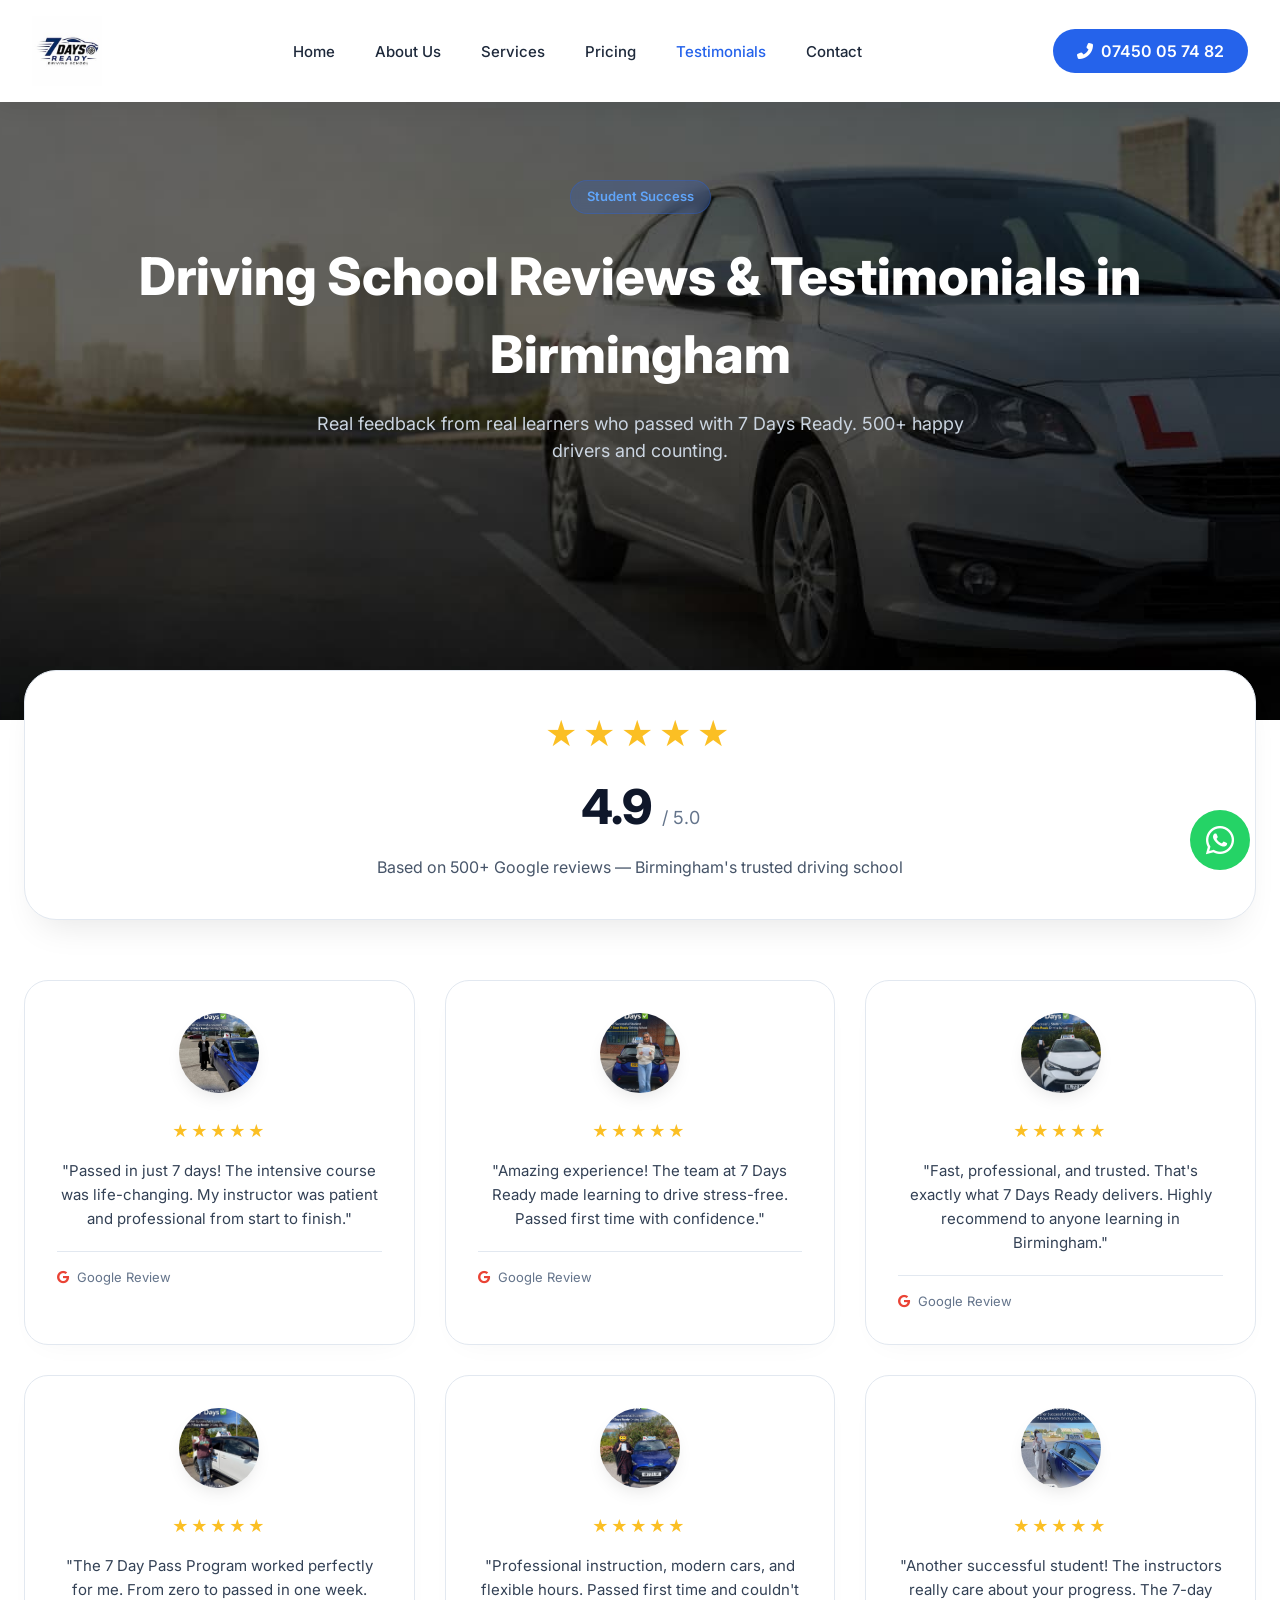
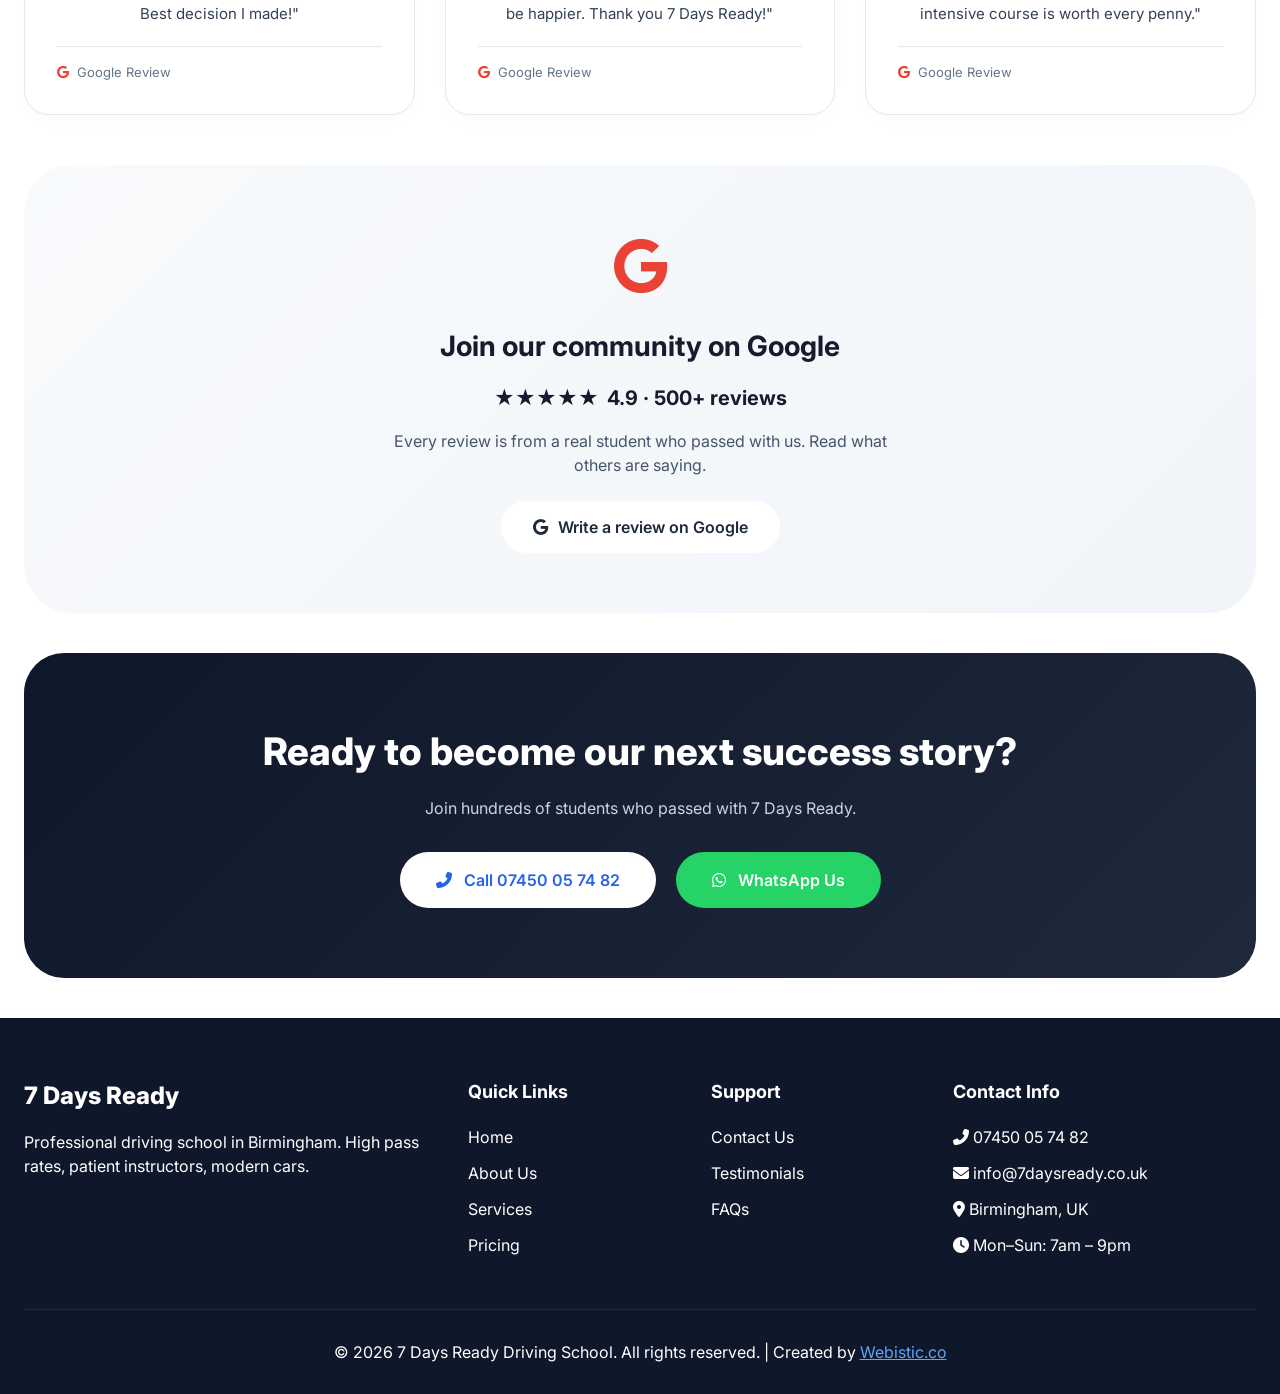
<file: public_html/testimonials.html>
﻿<!DOCTYPE html>
<html lang="en">
<head>
<!-- Google Tag Manager -->
<script>(function(w,d,s,l,i){w[l]=w[l]||[];w[l].push({'gtm.start':
new Date().getTime(),event:'gtm.js'});var f=d.getElementsByTagName(s)[0],
j=d.createElement(s),dl=l!='dataLayer'?'&l='+l:'';j.async=true;j.src=
'https://www.googletagmanager.com/gtm.js?id='+i+dl;f.parentNode.insertBefore(j,f);
})(window,document,'script','dataLayer','GTM-WQ2STGP4');</script>
<!-- End Google Tag Manager -->

<!-- Google tag (gtag.js) -->
<script async src="https://www.googletagmanager.com/gtag/js?id=G-YCWM87ZK8N"></script>
<script>
  window.dataLayer = window.dataLayer || [];
  function gtag(){dataLayer.push(arguments);}
  gtag('js', new Date());

  gtag('config', 'G-YCWM87ZK8N');
</script>
    <meta charset="UTF-8">
    <meta name="viewport" content="width=device-width, initial-scale=1.0">
    <title>Driving School Reviews Birmingham | 7 Days Ready Testimonials</title>
    <meta name="description" content="Read reviews and testimonials from learners who trained with 7 Days Ready Driving School in Birmingham. See what our students say about their lessons and instructors.">
    <link href="https://fonts.googleapis.com/css2?family=Inter:wght@300;400;500;600;700;800&display=swap" rel="stylesheet">
    <link rel="stylesheet" href="https://cdnjs.cloudflare.com/ajax/libs/font-awesome/6.4.0/css/all.min.css" media="print" onload="this.media='all'">
    <noscript><link rel="stylesheet" href="https://cdnjs.cloudflare.com/ajax/libs/font-awesome/6.4.0/css/all.min.css"></noscript>
    <link rel="canonical" href="https://7daysready.co.uk/testimonials.html">
    <link rel="stylesheet" href="styles-non-critical.css" media="print" onload="this.media='all'">
    <noscript><link rel="stylesheet" href="styles-non-critical.css"></noscript>
    <style>
        * { margin: 0; padding: 0; box-sizing: border-box; }
        body { font-family: 'Inter', sans-serif; color: #1a1a2e; background: #ffffff; line-height: 1.5; overflow-x: hidden; }
        .container { max-width: 1280px; margin: 0 auto; padding: 0 24px; }
        .btn, .btn-whatsapp, .btn-call, a, button, 
        .btn:focus, .btn:active, .btn-whatsapp:focus, .btn-whatsapp:active,
        .btn-call:focus, .btn-call:active, a:focus, a:active, button:focus, button:active {
            outline: none !important;
            box-shadow: none !important;
            border: none !important;
            -webkit-tap-highlight-color: transparent !important;
        }
        .whatsapp-float, .whatsapp-float *, .whatsapp-float a, .whatsapp-float a:focus, .whatsapp-float a:active,
        .whatsapp-btn, .whatsapp-btn:focus, .whatsapp-btn:active {
            outline: none !important; box-shadow: none !important; border: none !important;
            text-decoration: none !important; -webkit-tap-highlight-color: transparent !important;
        }
        .logo-img { height: 70px; width: auto; display: block; transition: transform 0.3s; }
        .logo-img:hover { transform: scale(1.02); }
        .btn { display: inline-flex; align-items: center; justify-content: center; gap: 12px; padding: 16px 36px; border-radius: 50px; font-weight: 600; font-size: 16px; text-decoration: none; transition: all 0.3s ease; cursor: pointer; }
        .btn-primary { background: linear-gradient(135deg, #2563eb, #1e40af); color: white; box-shadow: 0 8px 20px rgba(37,99,235,0.3); }
        .btn-primary:hover { transform: translateY(-3px); box-shadow: 0 12px 28px rgba(37,99,235,0.4); }
        .btn-whatsapp { background: #25D366; color: white; }
        .btn-whatsapp:hover { background: #128C7E; transform: translateY(-3px); }
        .navbar { position: fixed; top: 0; left: 0; width: 100%; background: #ffffff; backdrop-filter: blur(10px); z-index: 1000; box-shadow: 0 2px 20px rgba(0,0,0,0.08); }
        .nav-container { display: flex; justify-content: space-between; align-items: center; padding: 16px 32px; max-width: 1440px; margin: 0 auto; }
        .logo { display: flex; align-items: center; text-decoration: none; }
        .nav-menu { display: flex; gap: 40px; list-style: none; }
        .nav-link { text-decoration: none; color: #1e293b; font-weight: 500; transition: color 0.2s; font-size: 15px; }
        .nav-link:hover, .nav-link.active { color: #2563eb; }
        .nav-phone { background: #2563eb; color: white; padding: 10px 24px; border-radius: 50px; text-decoration: none; font-weight: 600; display: flex; align-items: center; gap: 8px; transition: all 0.2s; }
        .nav-phone:hover { background: #1e40af; transform: scale(1.02); }
        .mobile-toggle { display: none; font-size: 28px; cursor: pointer; color: #1e293b; }
        .page-hero { position: relative; padding: 180px 0 100px; min-height: 80vh; background: linear-gradient(135deg, #0a0a2a 0%, #1a1a3e 50%, #0f172a 100%); text-align: center; overflow: hidden; }
        .page-hero::before { content: ''; position: absolute; top: 0; left: 0; right: 0; bottom: 0; background-image: url('heroBG.png'); background-size: cover; background-position: center; background-repeat: no-repeat; opacity: 1; pointer-events: none; z-index: 1; }
        .hero-badge { display: inline-block; background: rgba(37,99,235,0.2); backdrop-filter: blur(5px); color: #60a5fa; padding: 6px 16px; border-radius: 40px; font-size: 13px; font-weight: 600; margin-bottom: 24px; border: 1px solid rgba(37,99,235,0.3); position: relative; z-index: 2; }
        .page-hero h1 { font-size: 52px; font-weight: 800; margin-bottom: 16px; color: white; position: relative; z-index: 2; }
        .page-hero p { font-size: 18px; color: #cbd5e1; max-width: 700px; margin: 0 auto; position: relative; z-index: 2; }
        section { padding: 100px 0; }
        .section-header { text-align: center; margin-bottom: 64px; }
        .section-badge { display: inline-block; background: linear-gradient(135deg, #dbeafe, #bfdbfe); color: #2563eb; padding: 6px 18px; border-radius: 40px; font-size: 13px; font-weight: 600; margin-bottom: 16px; }
        .section-header h2 { font-size: 42px; font-weight: 800; margin-bottom: 16px; color: #0f172a; }
        .section-header p { font-size: 18px; color: #64748b; max-width: 700px; margin: 0 auto; }
        .rating-summary { background: white; border-radius: 32px; padding: 40px; text-align: center; margin-top: -50px; margin-bottom: 60px; border: 1px solid #e2e8f0; box-shadow: 0 20px 35px -15px rgba(0,0,0,0.1); position: relative; z-index: 5; }
        .stars-large { font-size: 32px; color: #fbbf24; letter-spacing: 6px; margin-bottom: 12px; }
        .rating-number { font-size: 48px; font-weight: 800; color: #0f172a; }
        .rating-number span { font-size: 18px; font-weight: 400; color: #64748b; }
        .testimonials-grid { display: grid; grid-template-columns: repeat(3, 1fr); gap: 30px; margin: 50px 0; }
        .testimonial-card { background: white; border-radius: 24px; padding: 32px; transition: all 0.3s ease; border: 1px solid #e2e8f0; box-shadow: 0 10px 30px -15px rgba(0,0,0,0.05); }
        .testimonial-card:hover { transform: translateY(-8px); border-color: #bdd3ff; box-shadow: 0 25px 40px -15px rgba(0,0,0,0.15); }
        .student-photo { width: 100%; aspect-ratio: 1/1; object-fit: cover; border-radius: 20px; margin-bottom: 20px; background: #f1f5f9; box-shadow: 0 8px 20px -8px rgba(0,0,0,0.15); }
        .testimonial-stars { color: #fbbf24; margin-bottom: 16px; font-size: 16px; letter-spacing: 2px; }
        .testimonial-text { font-size: 15px; line-height: 1.6; color: #334155; margin-bottom: 20px; font-style: normal; }
        .google-badge { display: flex; align-items: center; gap: 8px; font-size: 13px; color: #64748b; padding-top: 16px; border-top: 1px solid #e2e8f0; }
        .google-badge i { color: #ea4335; }
        .google-section { background: linear-gradient(135deg, #f8fafc, #f1f5f9); border-radius: 48px; padding: 60px 48px; text-align: center; margin: 40px 0; }
        .google-icon { font-size: 56px; color: #ea4335; margin-bottom: 16px; }
        .google-rating { display: flex; justify-content: center; gap: 8px; margin: 16px 0; font-size: 20px; font-weight: 600; }
        .google-btn { display: inline-flex; align-items: center; gap: 10px; background: white; border-radius: 60px; padding: 14px 32px; text-decoration: none; color: #1e293b; font-weight: 600; margin-top: 24px; transition: all 0.2s; border: 1px solid #e2e8f0; box-shadow: 0 4px 12px rgba(0,0,0,0.05); }
        .google-btn:hover { transform: translateY(-3px); box-shadow: 0 8px 20px rgba(0,0,0,0.1); border-color: #bdd3ff; }
        .cta-section { position: relative; background: linear-gradient(135deg, #0f172a, #1e293b); border-radius: 40px; margin: 40px 0; overflow: hidden; }
        .cta-section::before { content: ''; position: absolute; top: 0; left: 0; right: 0; bottom: 0; background: url('https://images.unsplash.com/photo-1487754180451-4566f5a1a019?w=1200') center/cover no-repeat; opacity: 0.08; pointer-events: none; }
        .cta-content { position: relative; z-index: 2; text-align: center; padding: 70px 48px; }
        .cta-section h2 { font-size: 38px; font-weight: 800; margin-bottom: 16px; color: white; }
        .cta-section p { color: #cbd5e1; margin-bottom: 32px; }
        .cta-buttons { display: flex; justify-content: center; gap: 20px; flex-wrap: wrap; }
        .footer { background: #0f172a; color: #ffffff; padding: 60px 0 30px; }
        .footer-grid { display: grid; grid-template-columns: 2fr 1fr 1fr 1.5fr; gap: 40px; margin-bottom: 40px; }
        .footer-logo { font-size: 24px; font-weight: 800; color: white; text-decoration: none; display: inline-block; margin-bottom: 16px; }
        .footer h4 { color: white; margin-bottom: 20px; font-size: 18px; }
        .footer-links { list-style: none; }
        .footer-links li { margin-bottom: 12px; }
        .footer-links a { color: #ffffff; text-decoration: none; transition: color 0.2s; }
        .footer-links a:hover { color: #60a5fa; }
        .footer-bottom { text-align: center; padding-top: 30px; border-top: 1px solid #1e293b; }
        .footer-bottom a { color: #60a5fa; text-decoration: none; }
        .whatsapp-float { position: fixed; bottom: 30px; right: 30px; z-index: 999; }
        .whatsapp-btn { background: #25D366; width: 60px; height: 60px; border-radius: 50%; display: flex; align-items: center; justify-content: center; transition: all 0.3s; animation: pulse 2s infinite; cursor: pointer; }
        .whatsapp-btn:hover { transform: scale(1.1); background: #128C7E; }
        .whatsapp-btn i { font-size: 32px; color: white; }
        @keyframes pulse { 0% { box-shadow: 0 0 0 0 rgba(37,211,102,0.5); } 70% { box-shadow: 0 0 0 15px rgba(37,211,102,0); } 100% { box-shadow: 0 0 0 0 rgba(37,211,102,0); } }
        @media (max-width: 992px) { .testimonials-grid { grid-template-columns: repeat(2, 1fr); } .footer-grid { grid-template-columns: 1fr; gap: 32px; } .page-hero h1 { font-size: 36px; } }
        @media (max-width: 768px) { .mobile-toggle { display: block; } .nav-menu { position: fixed; top: 70px; left: -100%; width: 100%; background: white; flex-direction: column; align-items: center; padding: 40px; transition: left 0.3s; gap: 28px; box-shadow: 0 10px 20px rgba(0,0,0,0.1); } .nav-menu.active { left: 0; } .testimonials-grid { grid-template-columns: 1fr; } .logo-img { height: 50px; } .cta-content { padding: 50px 24px; } .cta-section h2 { font-size: 28px; } .rating-number { font-size: 36px; } .google-section { padding: 40px 24px; } .whatsapp-btn { width: 55px; height: 55px; } .whatsapp-btn i { font-size: 28px; } }
    </style>
    <link rel="preconnect" href="https://fonts.googleapis.com">
    <link rel="preconnect" href="https://fonts.gstatic.com" crossorigin>
    <link rel="preload" as="style" href="https://fonts.googleapis.com/css2?family=Inter:wght@300;400;500;600;700;800&display=swap">
    <link rel="stylesheet" href="https://fonts.googleapis.com/css2?family=Inter:wght@300;400;500;600;700;800&display=swap" media="print" onload="this.media='all'">
    <noscript><link href="https://fonts.googleapis.com/css2?family=Inter:wght@300;400;500;600;700;800&display=swap" rel="stylesheet"></noscript>
    <link rel="apple-touch-icon" sizes="180x180" href="/apple-touch-icon.png">
    <link rel="icon" type="image/png" sizes="32x32" href="/favicon-32x32.png">
    <link rel="icon" type="image/png" sizes="16x16" href="/favicon-16x16.png">
    <link rel="manifest" href="/site.webmanifest">
    <link rel="shortcut icon" href="/favicon.ico">
    <meta name="msapplication-TileColor" content="#2563eb">
    <meta name="theme-color" content="#2563eb">
    <script type="application/ld+json">
    {
      "@context": "https://schema.org",
      "@type": "DrivingSchool",
      "name": "7 Days Ready",
      "description": "DVSA registered driving school in Birmingham offering manual and automatic driving lessons. Patient instructors, early test dates, and intensive courses.",
      "url": "https://7daysready.co.uk",
      "telephone": "+447450057482",
      "priceRange": "£35 - £1450",
      "address": {
        "@type": "PostalAddress",
        "addressLocality": "Birmingham",
        "addressRegion": "West Midlands",
        "addressCountry": "UK"
      },
      "geo": {
        "@type": "GeoCoordinates",
        "latitude": 52.4862,
        "longitude": -1.8904
      },
      "aggregateRating": {
        "@type": "AggregateRating",
        "ratingValue": "4.9",
        "reviewCount": "500"
      },
      "areaServed": {
        "@type": "City",
        "name": "Birmingham"
      }
    }
    </script>
    <script>
        (function(w,d,s,l,i){w[l]=w[l]||[];w[l].push({"gtm.start":new Date().getTime(),event:"gtm.js"});var f=d.getElementsByTagName(s)[0],j=d.createElement(s),dl=l!="dataLayer"?"&l="+l:"";j.async=true;j.src="https://www.googletagmanager.com/gtm.js?id="+i+dl;f.parentNode.insertBefore(j,f);})(window,document,"script","dataLayer","GTM-P2JXBZBM");
    </script>
<!-- Google tag (gtag.js) -->
<script async src="https://www.googletagmanager.com/gtag/js?id=G-YCWM87ZK8N"></script>
<script>
  window.dataLayer = window.dataLayer || [];
  function gtag(){dataLayer.push(arguments);}
  gtag('js', new Date());
  gtag('config', 'G-YCWM87ZK8N');
</script>
<script type="application/ld+json">
{
  "@context": "https://schema.org",
  "@type": "LocalBusiness",
  "name": "7 Days Ready",
  "description": "DVSA registered driving school in Birmingham offering manual and automatic driving lessons. Patient instructors, early test dates, and intensive courses.",
  "url": "https://7daysready.co.uk",
  "telephone": "+447450057482",
  "priceRange": "£35 - £1450",
  "address": {
    "@type": "PostalAddress",
    "addressLocality": "Birmingham",
    "addressRegion": "West Midlands",
    "addressCountry": "UK"
  },
  "geo": {
    "@type": "GeoCoordinates",
    "latitude": 52.4862,
    "longitude": -1.8904
  },
  "aggregateRating": {
    "@type": "AggregateRating",
    "ratingValue": "4.9",
    "reviewCount": "500",
    "bestRating": "5"
  },
  "areaServed": {
    "@type": "City",
    "name": "Birmingham"
  }
}
</script>
<script type="application/ld+json">
{
  "@context": "https://schema.org",
  "@type": "LocalBusiness",
  "name": "7 Days Ready",
  "description": "DVSA registered driving school in Birmingham offering manual and automatic driving lessons. Patient instructors, early test dates, and intensive courses.",
  "url": "https://7daysready.co.uk",
  "telephone": "+447450057482",
  "priceRange": "£35 - £1450",
  "address": {
    "@type": "PostalAddress",
    "addressLocality": "Birmingham",
    "addressRegion": "West Midlands",
    "addressCountry": "UK"
  },
  "geo": {
    "@type": "GeoCoordinates",
    "latitude": 52.4862,
    "longitude": -1.8904
  },
  "aggregateRating": {
    "@type": "AggregateRating",
    "ratingValue": "4.9",
    "reviewCount": "500",
    "bestRating": "5"
  },
  "areaServed": {
    "@type": "City",
    "name": "Birmingham"
  }
}
</script>
</head>
<body>
<!-- Google Tag Manager (noscript) -->
<noscript><iframe src="https://www.googletagmanager.com/ns.html?id=GTM-WQ2STGP4"
height="0" width="0" style="display:none;visibility:hidden"></iframe></noscript>
<!-- End Google Tag Manager (noscript) -->

    <noscript><iframe src="https://www.googletagmanager.com/ns.html?id=GTM-P2JXBZBM" height="0" width="0" style="display:none;visibility:hidden"></iframe></noscript>

    <nav class="navbar">
        <div class="nav-container">
            <a href="index.html" class="logo"><img src="logo.jpeg" alt="7 Days Ready" class="logo-img" width="280" height="70"></a>
            <ul class="nav-menu" id="navMenu">
                <li><a href="index.html" class="nav-link">Home</a></li>
                <li><a href="about.html" class="nav-link">About Us</a></li>
                <li><a href="services.html" class="nav-link">Services</a></li>
                <li><a href="pricing.html" class="nav-link">Pricing</a></li>
                <li><a href="testimonials.html" class="nav-link active">Testimonials</a></li>
                <li><a href="contact.html" class="nav-link">Contact</a></li>
            </ul>
            <a href="tel:07450057482" class="nav-phone"><i class="fas fa-phone-alt"></i> 07450 05 74 82</a>
            <div class="mobile-toggle" id="mobileToggle"><i class="fas fa-bars"></i></div>
        </div>
    </nav>

    <main>
        <section class="page-hero">
            <div class="container">
                <div class="hero-badge">Student Success</div>
                <h1>Driving School Reviews & Testimonials in Birmingham</h1>
                <p>Real feedback from real learners who passed with 7 Days Ready. 500+ happy drivers and counting.</p>
            </div>
        </section>

        <div class="container">
            <div class="rating-summary">
                <div class="stars-large">★★★★★</div>
                <div class="rating-number">4.9 <span>/ 5.0</span></div>
                <p style="margin-top: 12px; color: #475569;">Based on 500+ Google reviews — Birmingham's trusted driving school</p>
            </div>
        </div>

        <div class="container">
            <div class="testimonials-grid">
                <div class="testimonial-card">
                    <img loading="lazy" src="pic (1).jpeg" alt="Student passed driving test" class="student-photo">
                    <div class="testimonial-stars">★★★★★</div>
                    <p class="testimonial-text">"Passed in just 7 days! The intensive course was life-changing. My instructor was patient and professional from start to finish."</p>
                    <div class="google-badge"><i class="fab fa-google"></i> Google Review</div>
                </div>
                <div class="testimonial-card">
                    <img loading="lazy" src="pic (2).jpeg" alt="Student with hybrid car" class="student-photo">
                    <div class="testimonial-stars">★★★★★</div>
                    <p class="testimonial-text">"Amazing experience! The team at 7 Days Ready made learning to drive stress-free. Passed first time with confidence."</p>
                    <div class="google-badge"><i class="fab fa-google"></i> Google Review</div>
                </div>
                <div class="testimonial-card">
                    <img loading="lazy" src="pic (3).jpeg" alt="Student with driving certificate" class="student-photo">
                    <div class="testimonial-stars">★★★★★</div>
                    <p class="testimonial-text">"Fast, professional, and trusted. That's exactly what 7 Days Ready delivers. Highly recommend to anyone learning in Birmingham."</p>
                    <div class="google-badge"><i class="fab fa-google"></i> Google Review</div>
                </div>
                <div class="testimonial-card">
                    <img loading="lazy" src="pic (4).jpeg" alt="Happy student after passing" class="student-photo">
                    <div class="testimonial-stars">★★★★★</div>
                    <p class="testimonial-text">"The 7 Day Pass Program worked perfectly for me. From zero to passed in one week. Best decision I made!"</p>
                    <div class="google-badge"><i class="fab fa-google"></i> Google Review</div>
                </div>
                <div class="testimonial-card">
                    <img loading="lazy" src="pic (5).jpeg" alt="Student with pass certificate" class="student-photo">
                    <div class="testimonial-stars">★★★★★</div>
                    <p class="testimonial-text">"Professional instruction, modern cars, and flexible hours. Passed first time and couldn't be happier. Thank you 7 Days Ready!"</p>
                    <div class="google-badge"><i class="fab fa-google"></i> Google Review</div>
                </div>
                <div class="testimonial-card">
                    <img loading="lazy" src="pic (6).jpeg" alt="Student with road testing certificate" class="student-photo">
                    <div class="testimonial-stars">★★★★★</div>
                    <p class="testimonial-text">"Another successful student! The instructors really care about your progress. The 7-day intensive course is worth every penny."</p>
                    <div class="google-badge"><i class="fab fa-google"></i> Google Review</div>
                </div>
            </div>
        </div>

        <div class="container">
            <div class="google-section">
                <div class="google-icon"><i class="fab fa-google"></i></div>
                <h3 style="font-size: 28px; font-weight: 700; margin-bottom: 8px;">Join our community on Google</h3>
                <div class="google-rating"><span>★★★★★</span> <strong>4.9 · 500+ reviews</strong></div>
                <p style="color: #475569; max-width: 500px; margin: 0 auto;">Every review is from a real student who passed with us. Read what others are saying.</p>
                <a href="https://www.google.com/maps/place/7daysready+driving+school/@52.4968159,-1.7930197,17z/data=!4m8!3m7!1s0x4870bb4699f75503:0xed4458445ee6e6c5!8m2!3d52.4968159!4d-1.7930197!9m1!1b1!16s%2Fg%2F11ywy6z4rb?entry=ttu&g_ep=EgoyMDI2MDQyOC4wIKXMDSoASAFQAw%3D%3D" target="_blank" class="google-btn"><i class="fab fa-google"></i> Write a review on Google</a>
            </div>
        </div>

        <div class="container">
            <div class="cta-section">
                <div class="cta-content">
                    <h2>Ready to become our next success story?</h2>
                    <p>Join hundreds of students who passed with 7 Days Ready.</p>
                    <div class="cta-buttons">
                        <a href="tel:07450057482" class="btn btn-primary" style="background: white; color: #2563eb;"><i class="fas fa-phone-alt"></i> Call 07450 05 74 82</a>
                        <a href="https://wa.me/447450057482?text=I'd%20like%20to%20book%20my%20first%20driving%20lesson" class="btn btn-whatsapp" target="_blank"><i class="fab fa-whatsapp"></i> WhatsApp Us</a>
                    </div>
                </div>
            </div>
        </div>
    </main>

    <footer class="footer">
        <div class="container">
            <div class="footer-grid">
                <div><a href="index.html" class="footer-logo">7 Days Ready</a><p>Professional driving school in Birmingham. High pass rates, patient instructors, modern cars.</p></div>
                <div><h4>Quick Links</h4><ul class="footer-links"><li><a href="index.html">Home</a></li><li><a href="about.html">About Us</a></li><li><a href="services.html">Services</a></li><li><a href="pricing.html">Pricing</a></li></ul></div>
                <div><h4>Support</h4><ul class="footer-links"><li><a href="contact.html">Contact Us</a></li><li><a href="testimonials.html">Testimonials</a></li><li><a href="contact.html">FAQs</a></li></ul></div>
                <div><h4>Contact Info</h4><ul class="footer-links"><li><i class="fas fa-phone-alt"></i> <a href="tel:07450057482">07450 05 74 82</a></li><li><i class="fas fa-envelope"></i> <a href="mailto:info@7daysready.co.uk">info@7daysready.co.uk</a></li><li><i class="fas fa-map-marker-alt"></i> Birmingham, UK</li><li><i class="fas fa-clock"></i> Mon–Sun: 7am – 9pm</li></ul></div>
            </div>
            <div class="footer-bottom"><p>© 2026 7 Days Ready Driving School. All rights reserved. | Created by <a href="https://webistic.co" target="_blank" style="color: #60a5fa; text-decoration: underline;">Webistic.co</a></p></div>
        </div>
    </footer>

    <div class="whatsapp-float">
        <a href="https://wa.me/447450057482?text=Hello%20I'm%20interested%20in%20driving%20lessons" target="_blank" class="whatsapp-btn" aria-label="Chat with us on WhatsApp"><i class="fab fa-whatsapp"></i></a>
    </div>

    <script>
        const toggleBtn = document.getElementById('mobileToggle');
        const navMenu = document.getElementById('navMenu');
        if (toggleBtn) { toggleBtn.addEventListener('click', () => navMenu.classList.toggle('active')); }
    </script>
</body>
</html>
</file>
<file: public_html/styles-non-critical.css>
/* ===== NON-CRITICAL CSS ===== */
/* This file loads after the page renders */

/* Footer */
.footer {
    background: #0f172a;
    color: #94a3b8;
    padding: 60px 0 30px;
}
.footer-grid {
    display: grid;
    grid-template-columns: 2fr 1fr 1fr 1.5fr;
    gap: 40px;
    margin-bottom: 40px;
}
.footer-logo {
    font-size: 24px;
    font-weight: 800;
    color: white;
    text-decoration: none;
    display: inline-block;
    margin-bottom: 16px;
}
.footer h4 {
    color: white;
    margin-bottom: 20px;
    font-size: 18px;
}
.footer-links {
    list-style: none;
}
.footer-links li {
    margin-bottom: 12px;
}
.footer-links a {
    color: #94a3b8;
    text-decoration: none;
    transition: color 0.2s;
}
.footer-links a:hover {
    color: #3b82f6;
}



.footer-bottom {
    text-align: center;
    padding-top: 30px;
    border-top: 1px solid #1e293b;
}

/* FAQ */
.faq-container {
    max-width: 800px;
    margin: 0 auto;
}
.faq-item {
    background: white;
    border: 1px solid #e2e8f0;
    border-radius: 20px;
    margin-bottom: 16px;
    transition: all 0.2s;
}
.faq-item:hover {
    border-color: #bdd3ff;
}
.faq-question {
    padding: 22px 28px;
    cursor: pointer;
    display: flex;
    justify-content: space-between;
    align-items: center;
    font-weight: 700;
    font-size: 18px;
}
.faq-question i {
    transition: transform 0.25s;
    color: #2563eb;
}
.faq-item.active .faq-question i {
    transform: rotate(180deg);
}
.faq-answer {
    max-height: 0;
    overflow: hidden;
    transition: max-height 0.3s ease;
    padding: 0 28px;
    color: #64748b;
    line-height: 1.6;
}
.faq-item.active .faq-answer {
    max-height: 200px;
    padding: 0 28px 22px 28px;
}

/* Testimonials */
.testimonial-grid {
    display: grid;
    grid-template-columns: repeat(3, 1fr);
    gap: 24px;
    margin: 32px 0;
}
.testimonial-card {
    background: white;
    border-radius: 20px;
    padding: 20px;
    border: 1px solid #e2e8f0;
    text-align: center;
}
.testimonial-card img {
    width: 80px;
    height: 80px;
    border-radius: 50%;
    object-fit: cover;
    margin-bottom: 12px;
}
.testimonial-stars {
    color: #fbbf24;
    margin: 8px 0;
}

/* Responsive */
@media (max-width: 992px) {
    .services-grid {
        grid-template-columns: repeat(2, 1fr);
    }
    .areas-grid {
        grid-template-columns: repeat(2, 1fr);
    }
    .footer-grid {
        grid-template-columns: 1fr;
        gap: 32px;
    }
}
@media (max-width: 768px) {
    .mobile-toggle {
        display: block;
    }
    .nav-menu {
        position: fixed;
        top: 70px;
        left: -100%;
        width: 100%;
        background: white;
        flex-direction: column;
        align-items: center;
        padding: 40px;
        transition: left 0.3s;
        gap: 28px;
        box-shadow: 0 10px 20px rgba(0,0,0,0.1);
    }
    .nav-menu.active {
        left: 0;
    }
    .services-grid {
        grid-template-columns: 1fr;
    }
    .areas-grid {
        grid-template-columns: 1fr;
    }
    .logo-img {
        height: 50px;
    }
    .cta-content {
        padding: 50px 24px;
    }
    .cta-section h2 {
        font-size: 28px;
    }
    .section-header h2 {
        font-size: 32px;
    }
}
</file>
